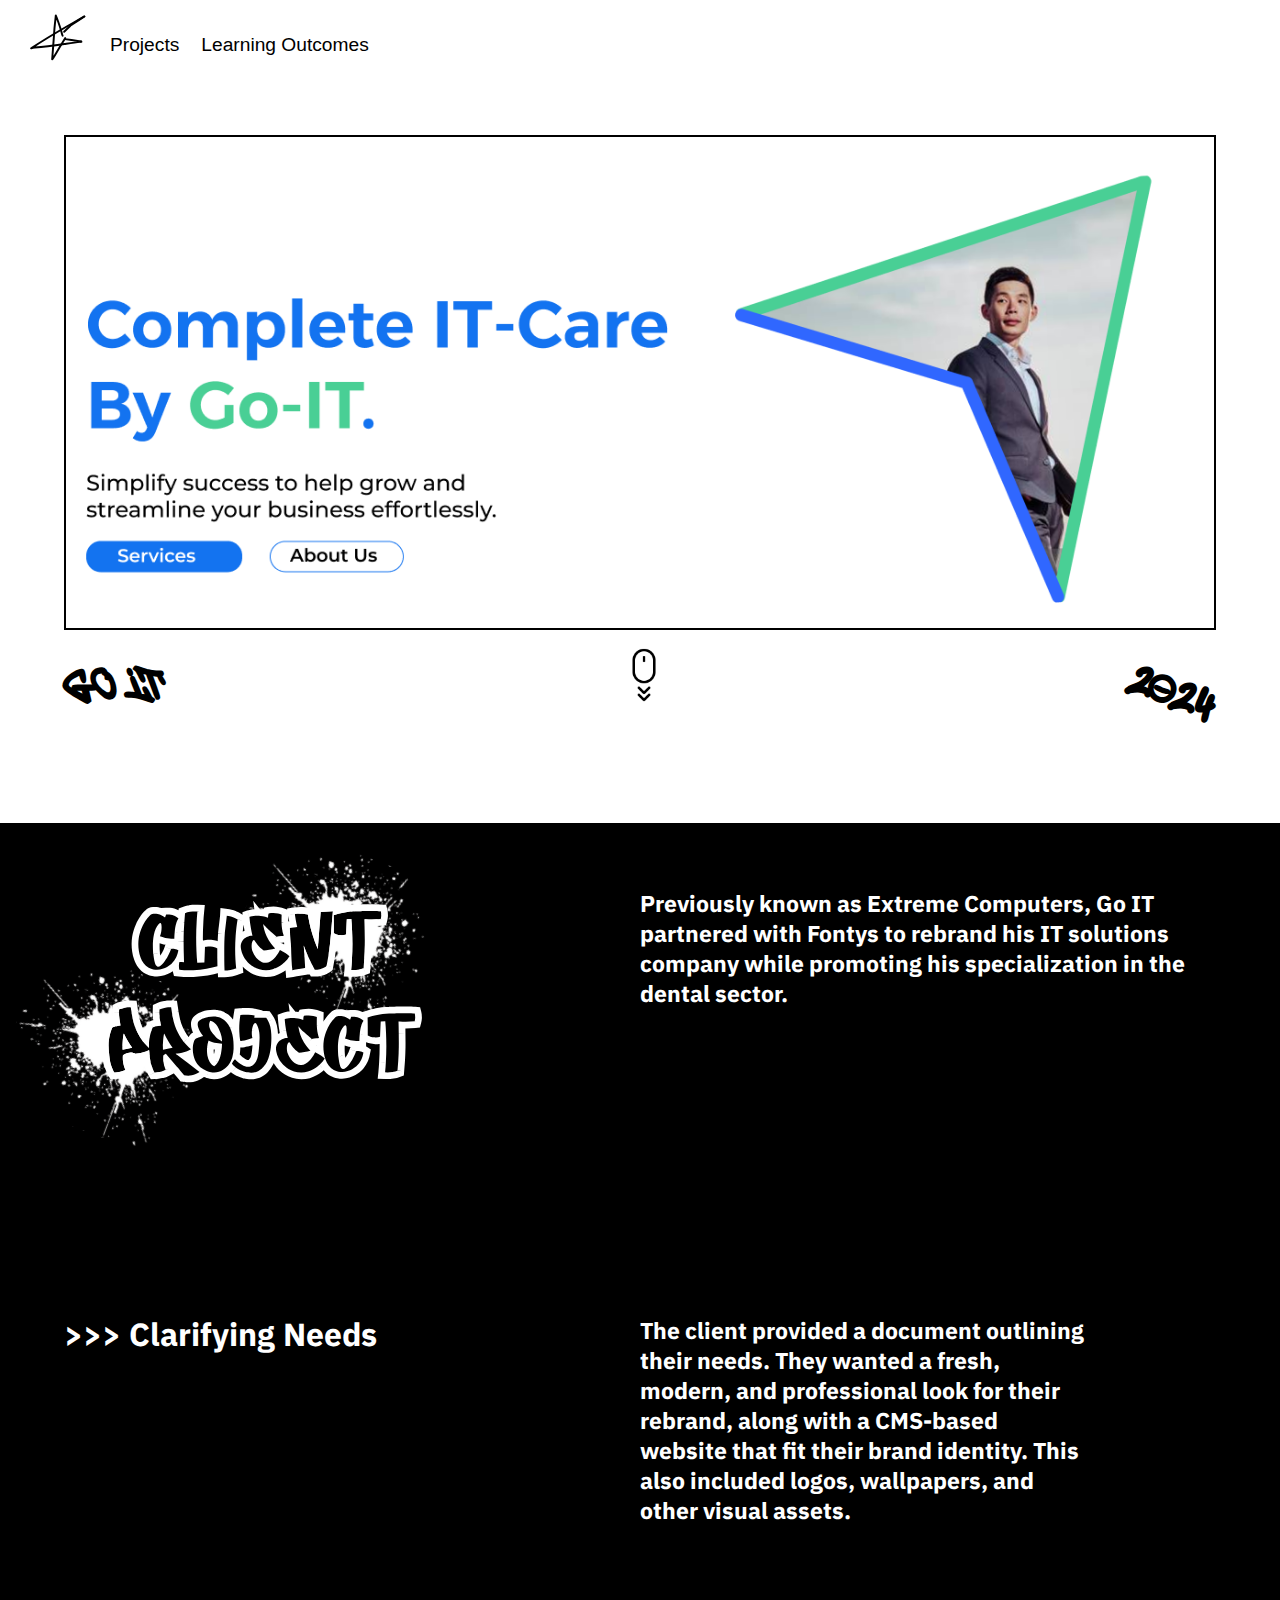
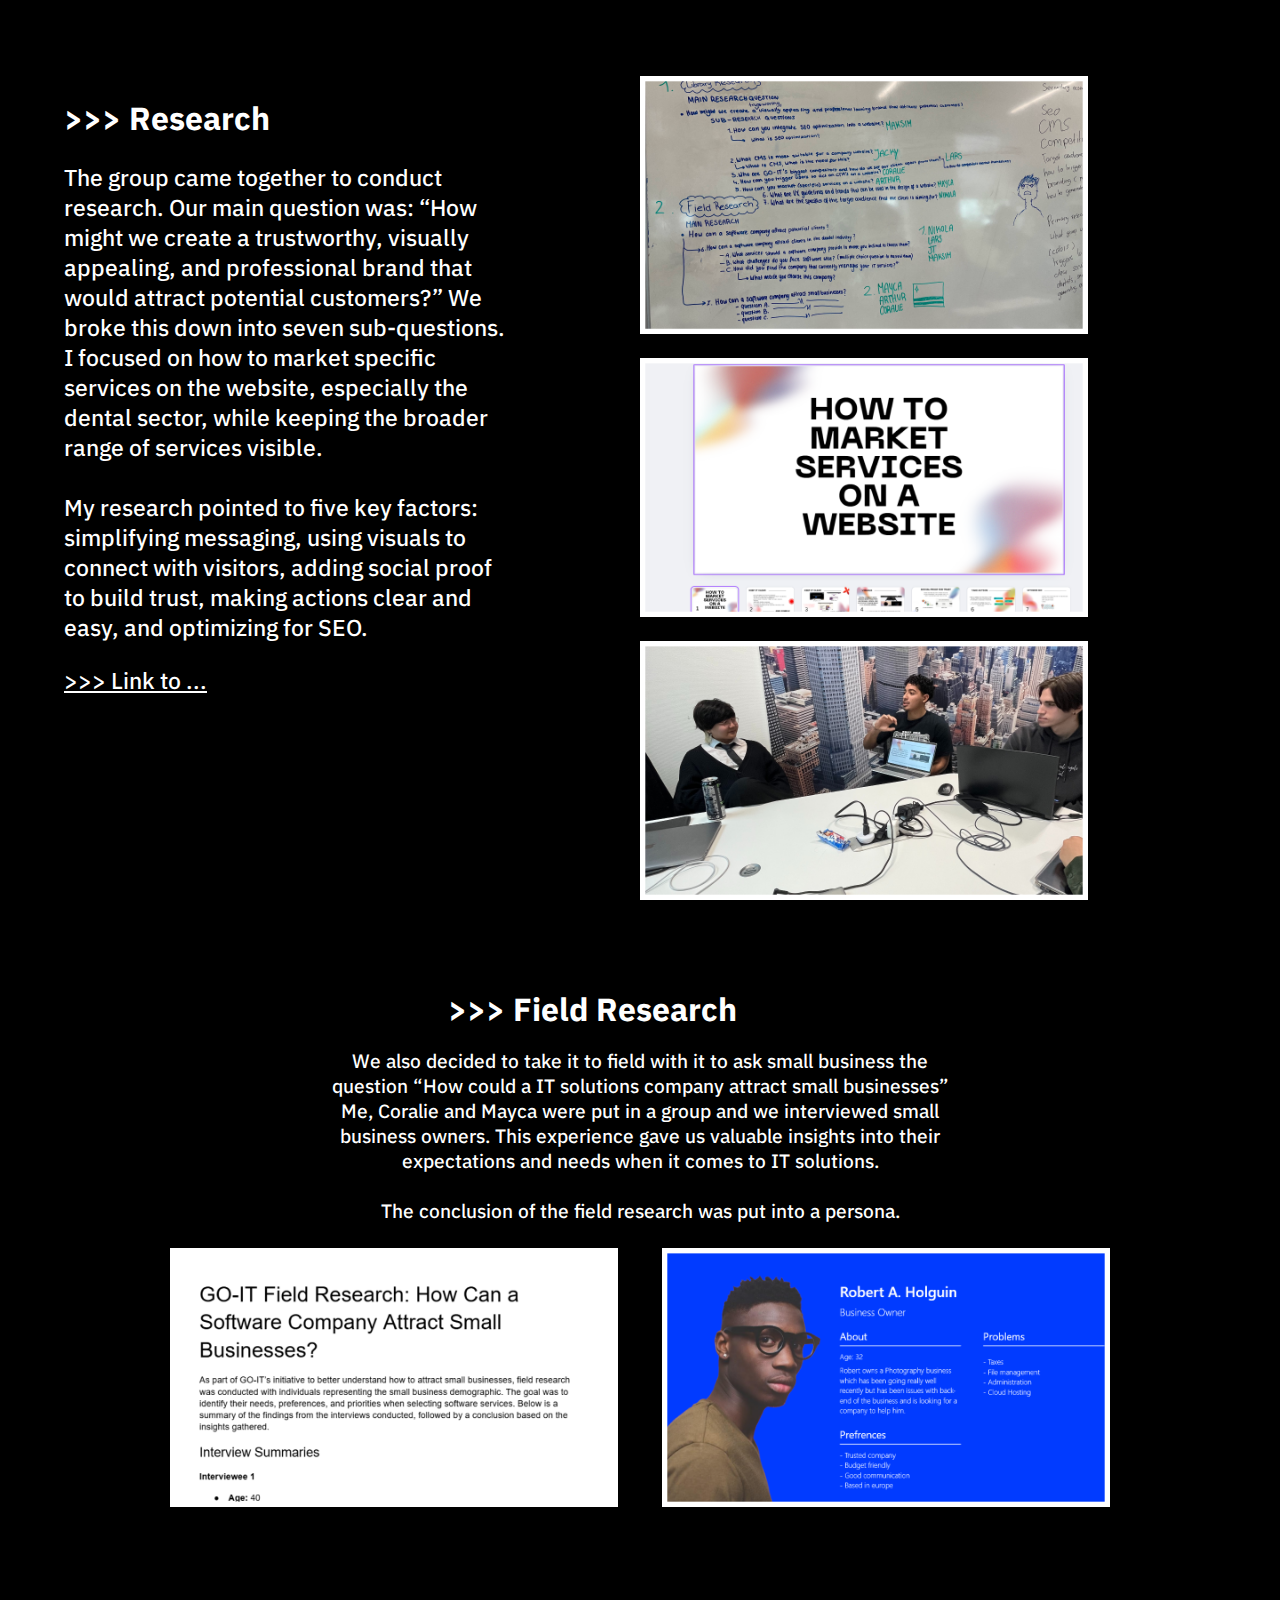
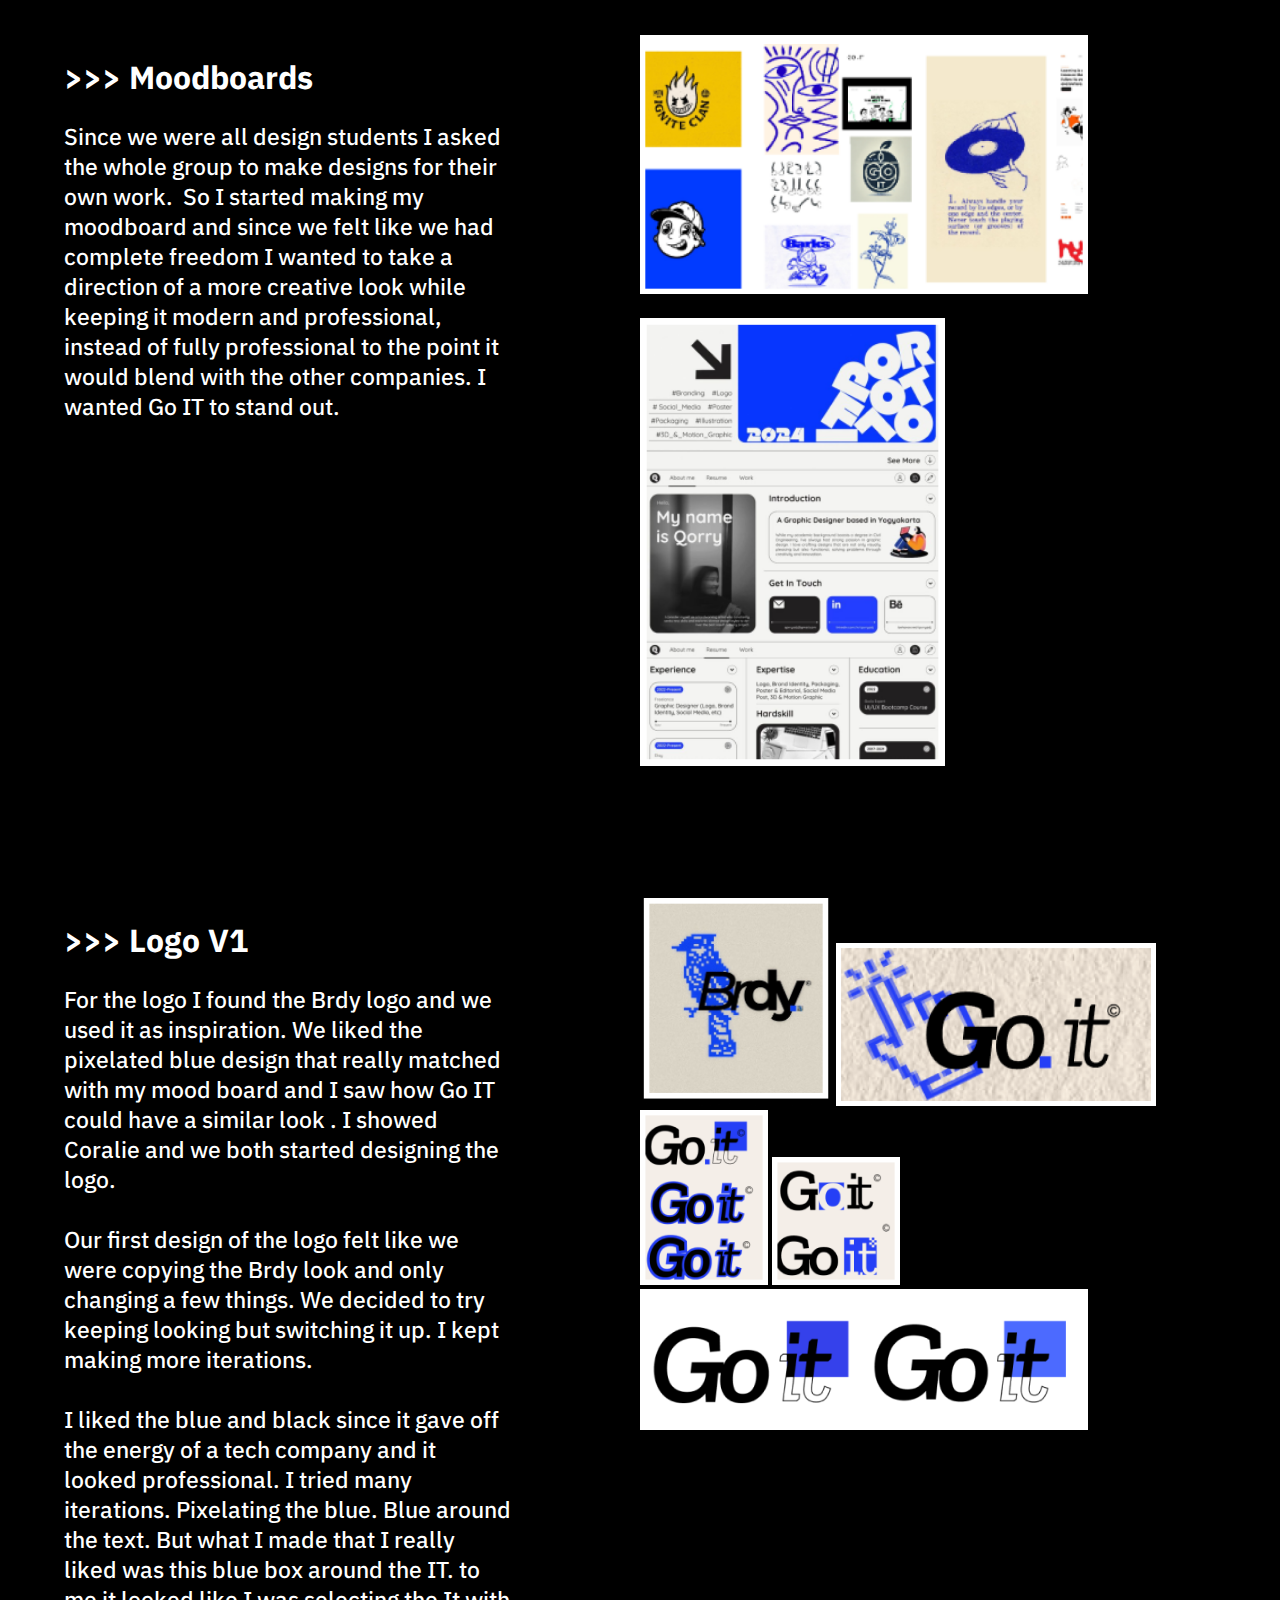
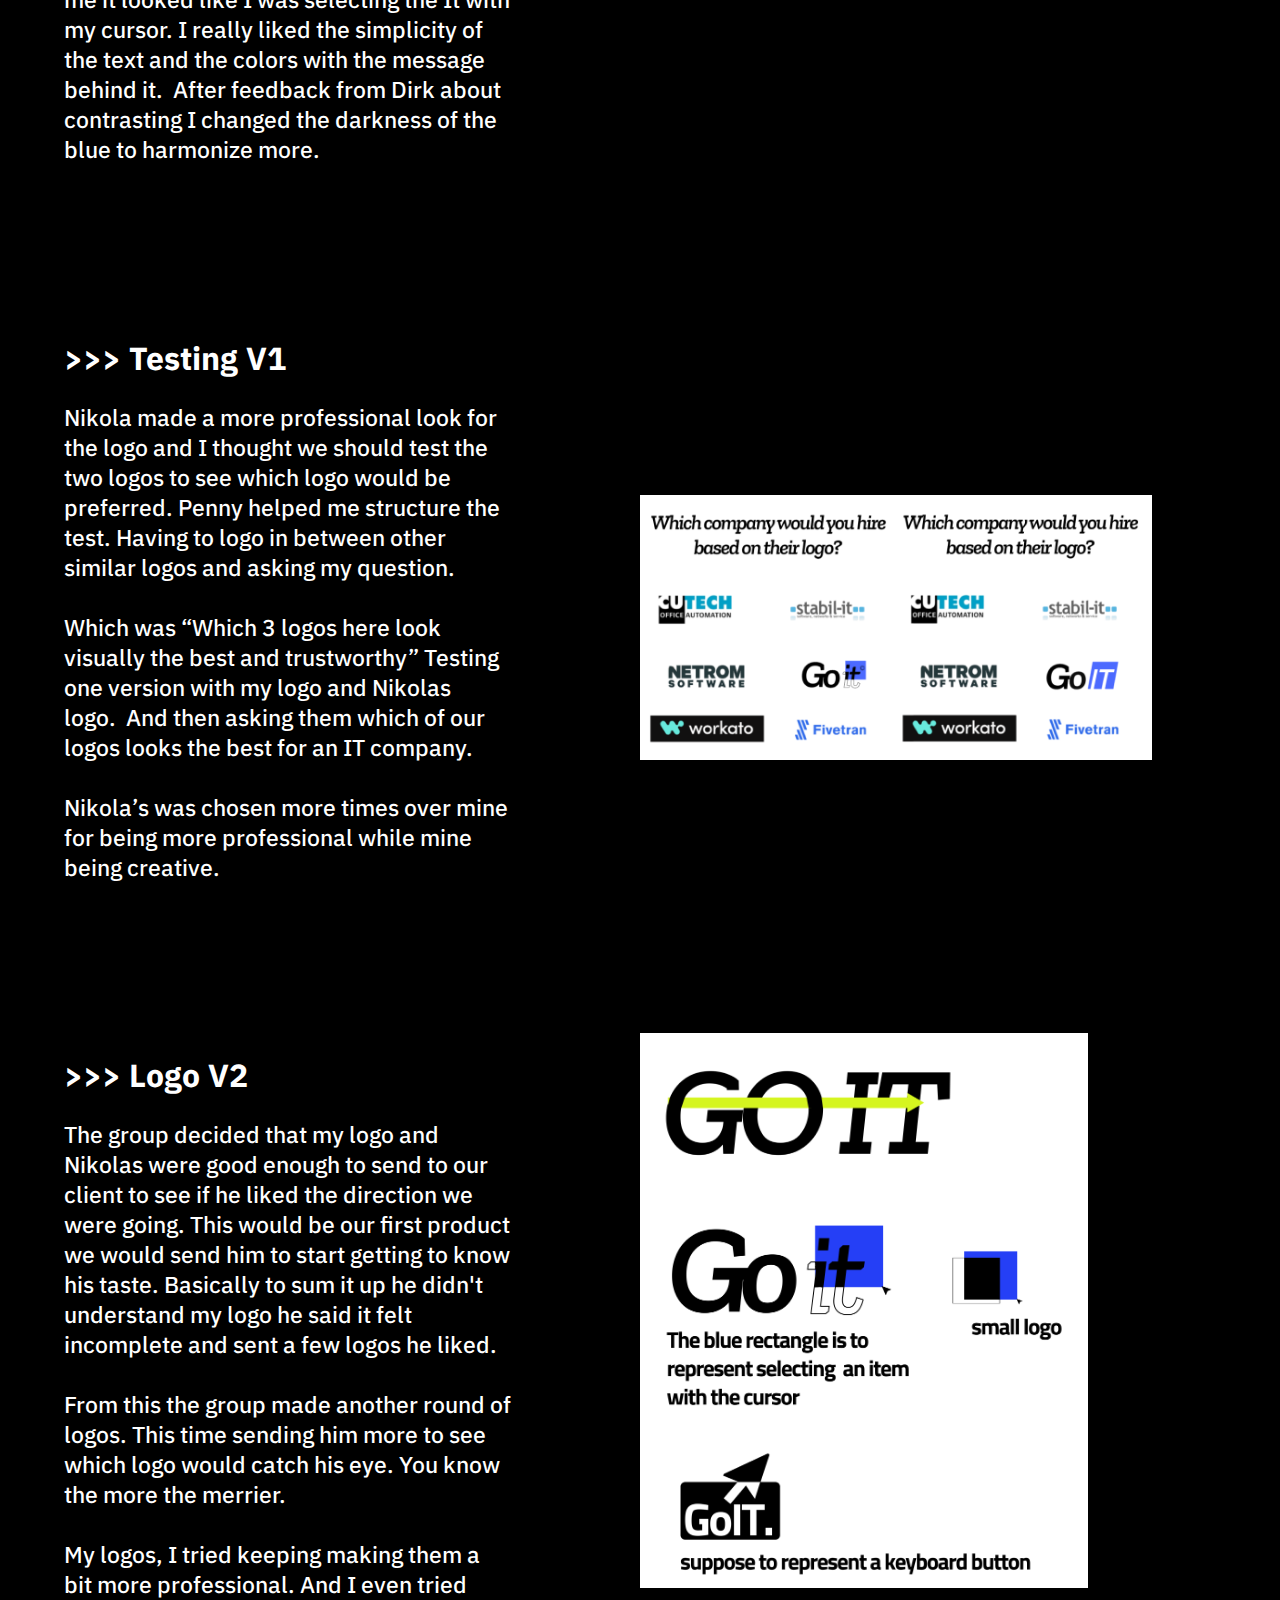
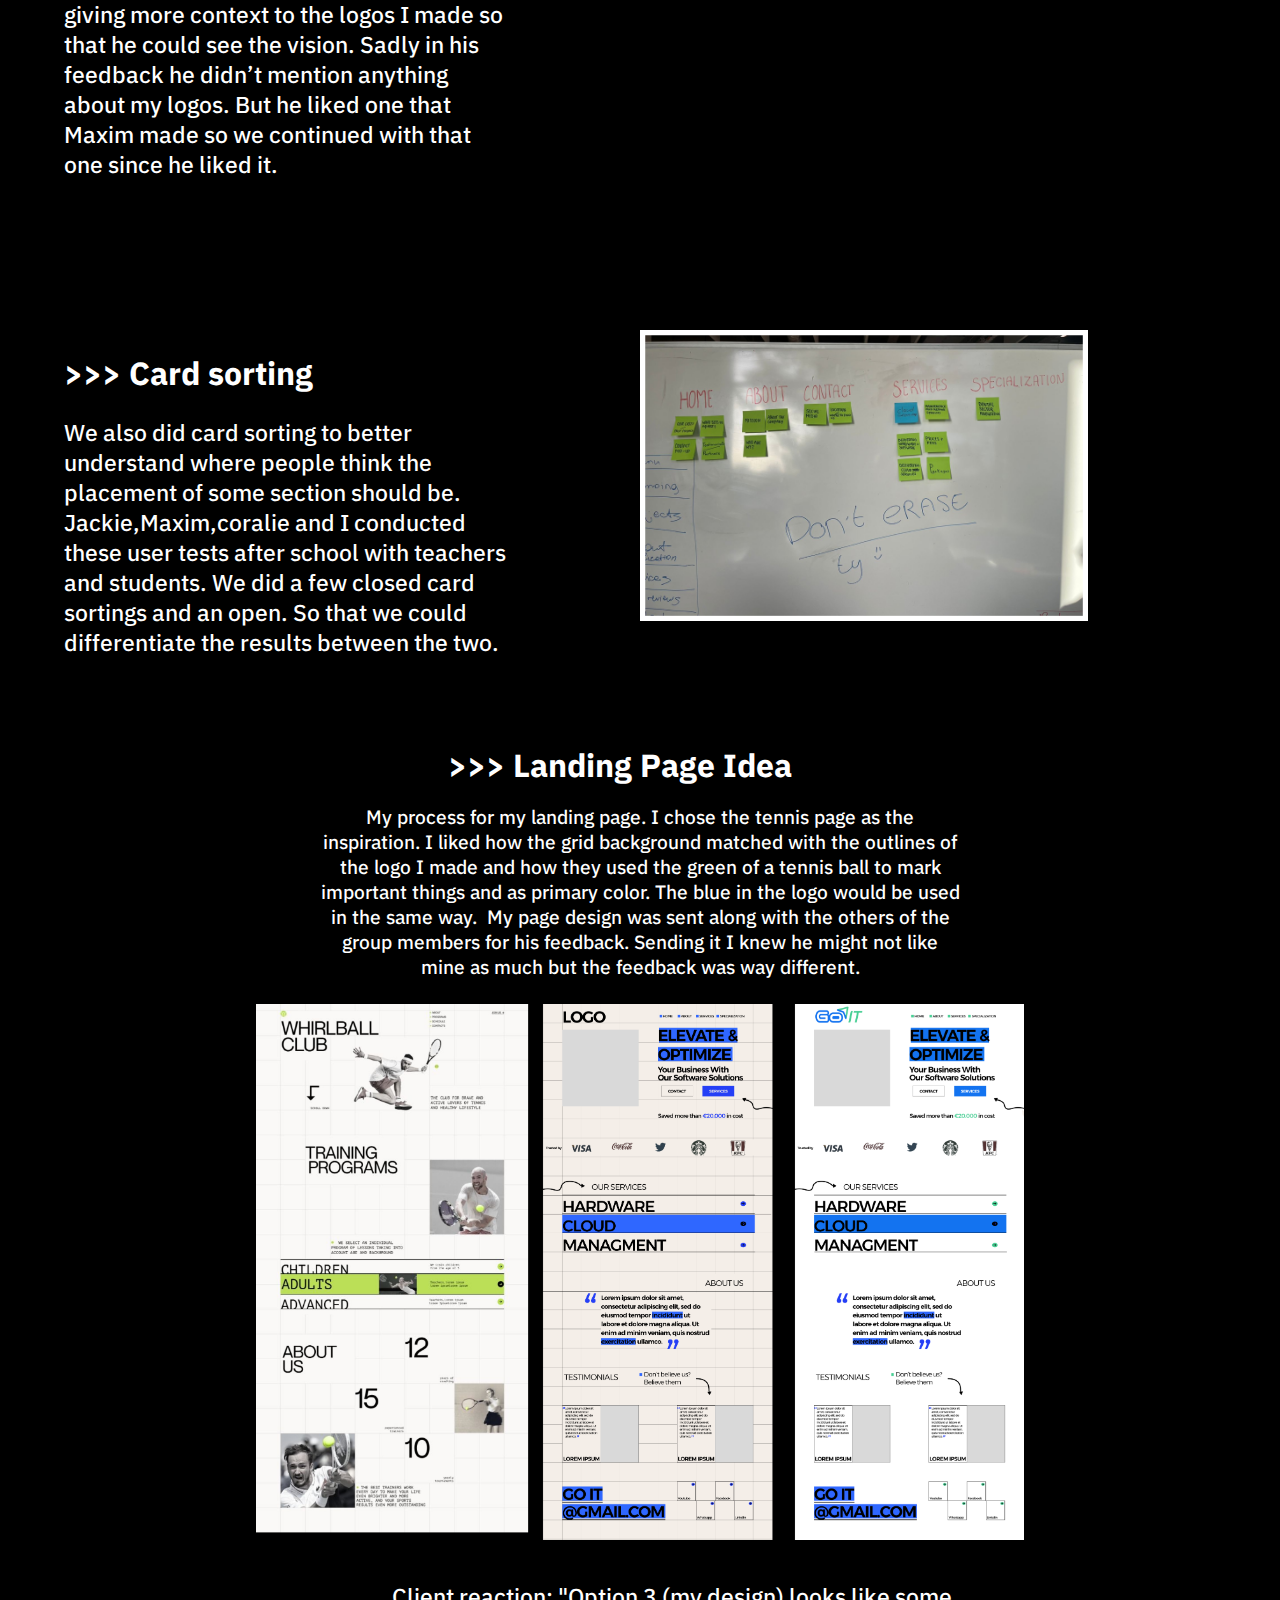
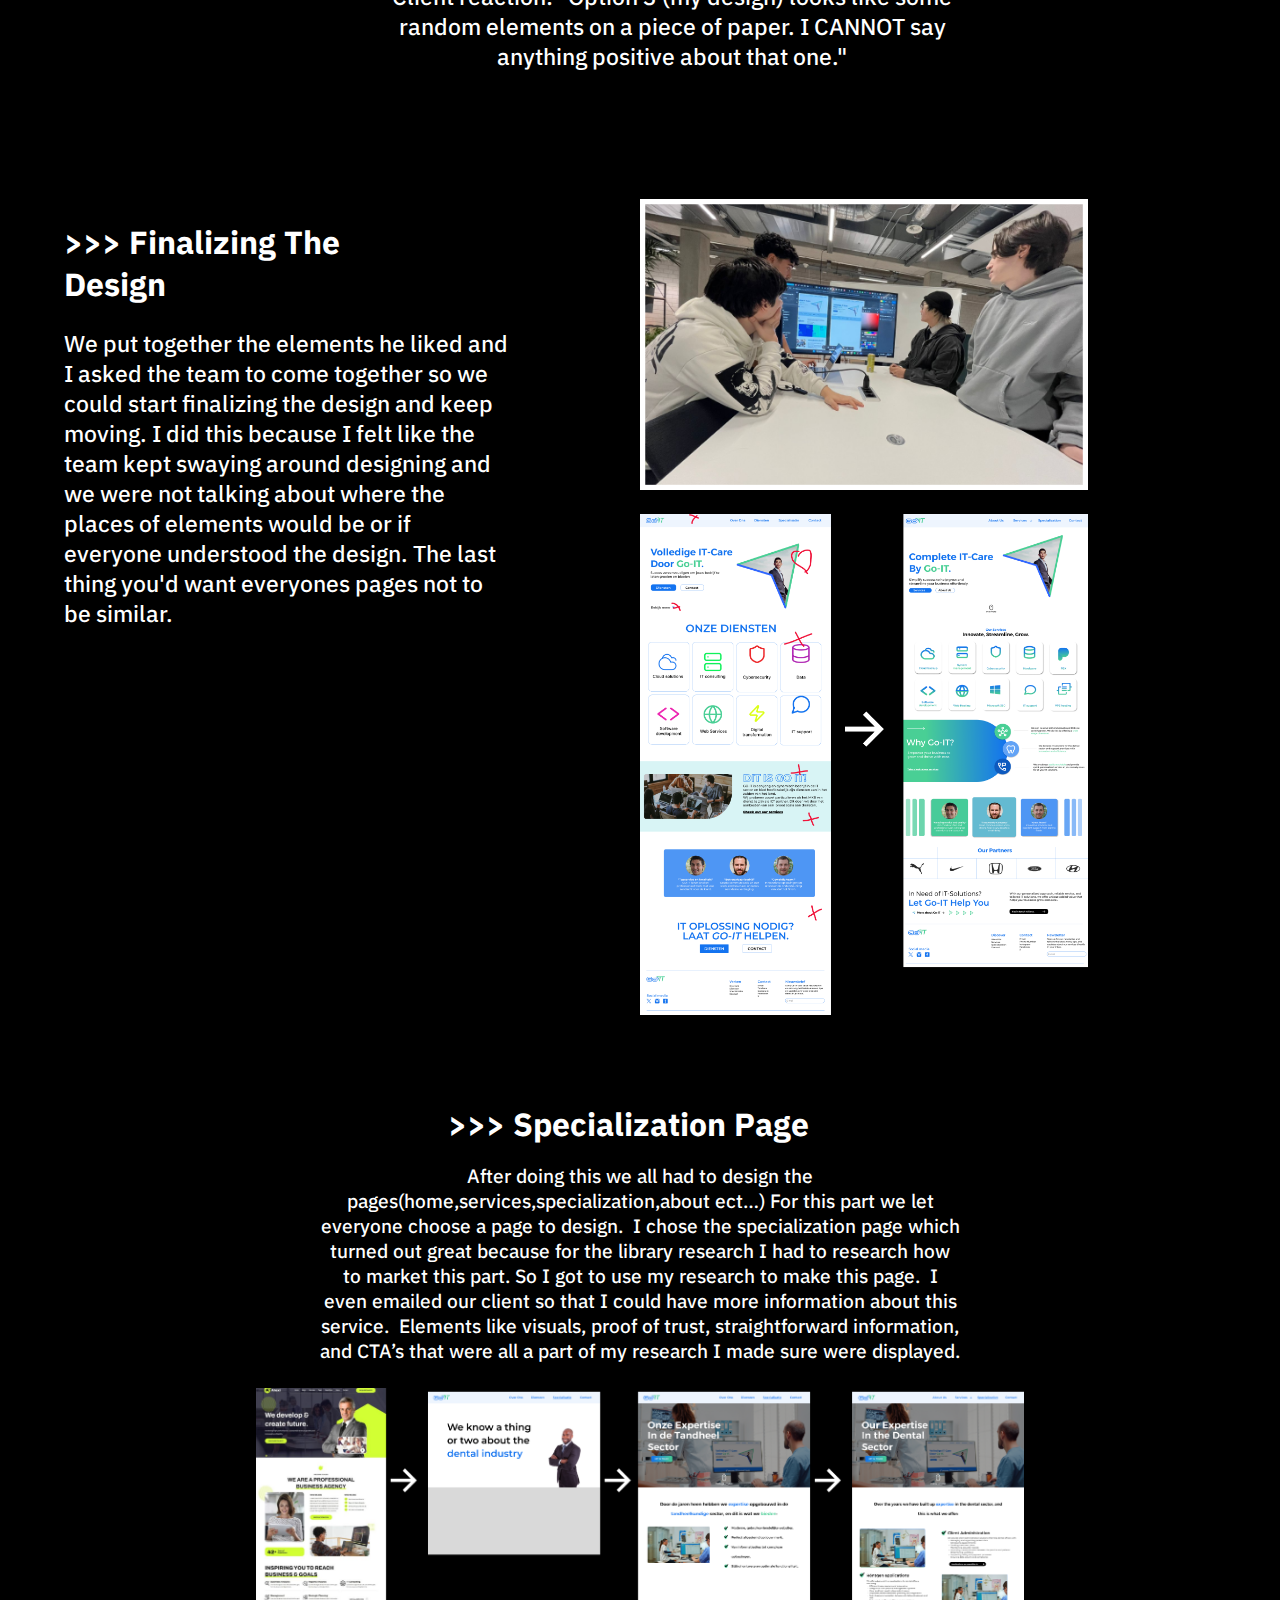
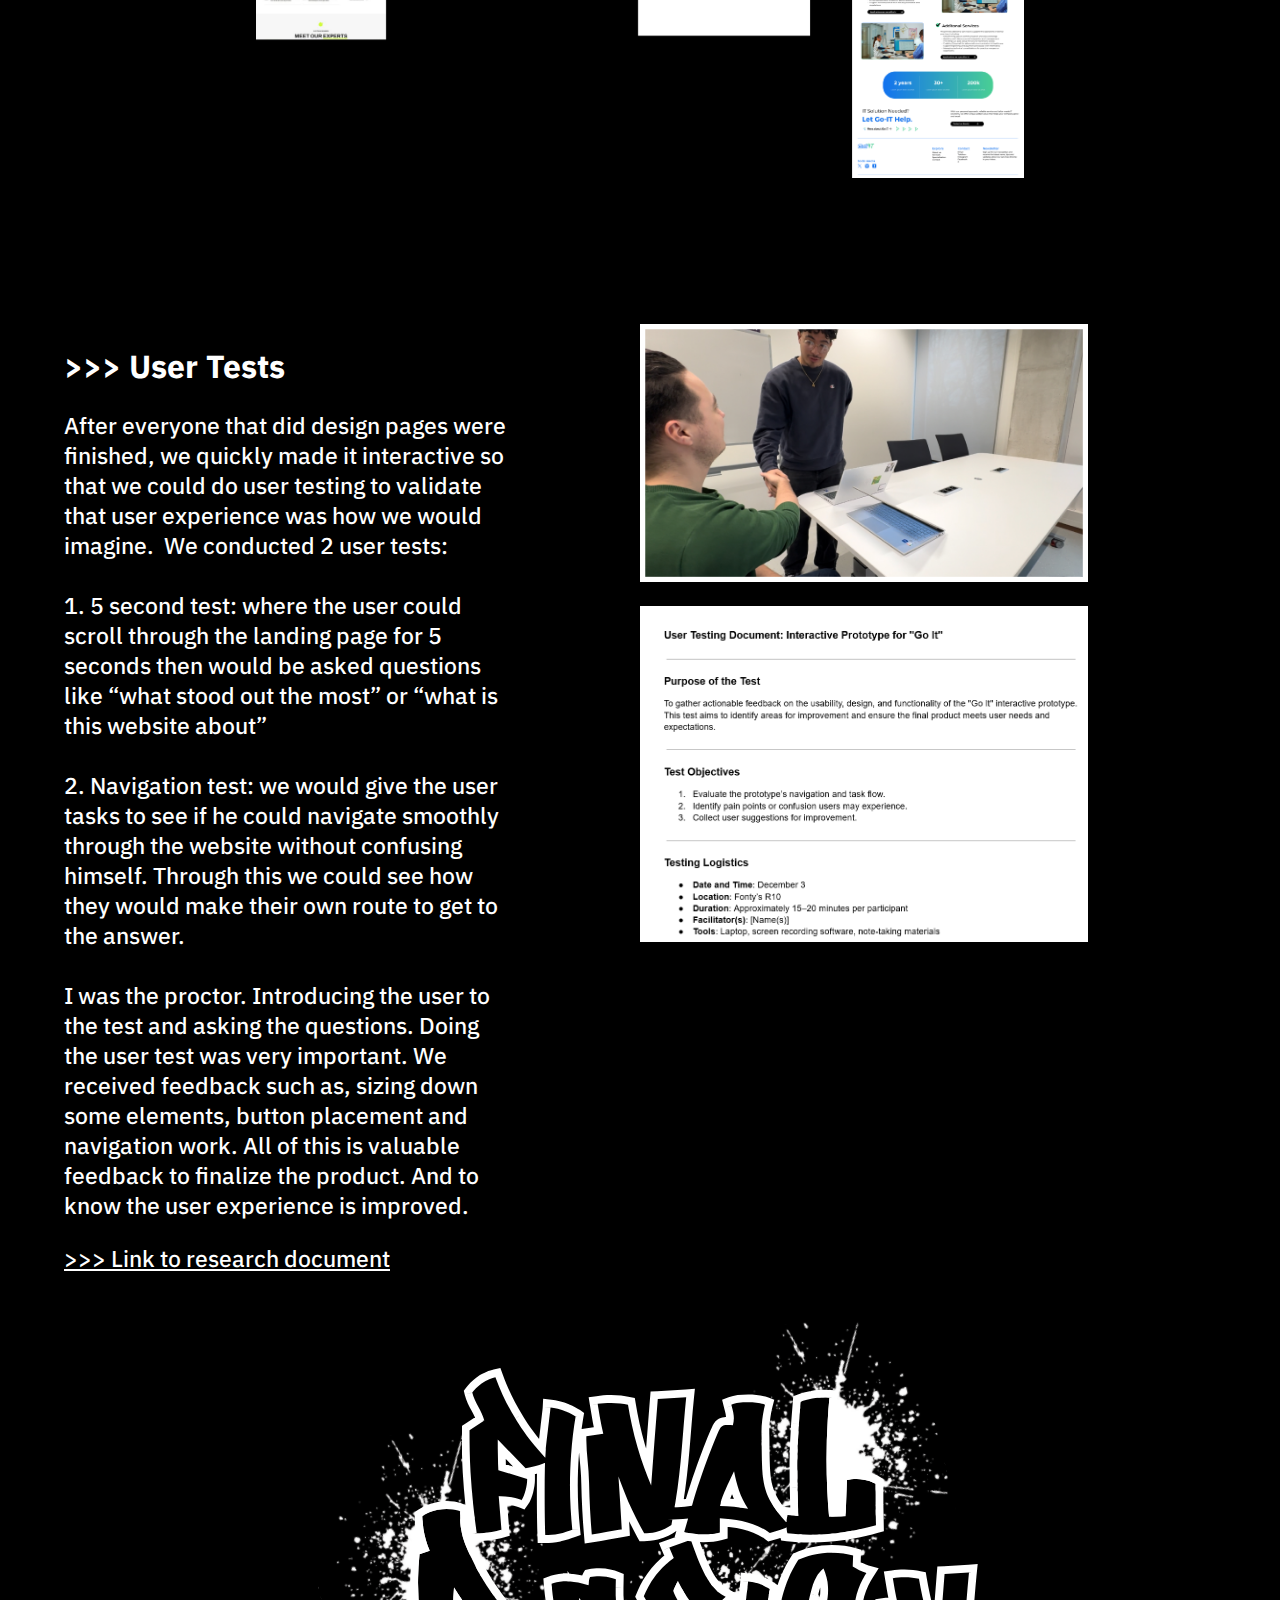
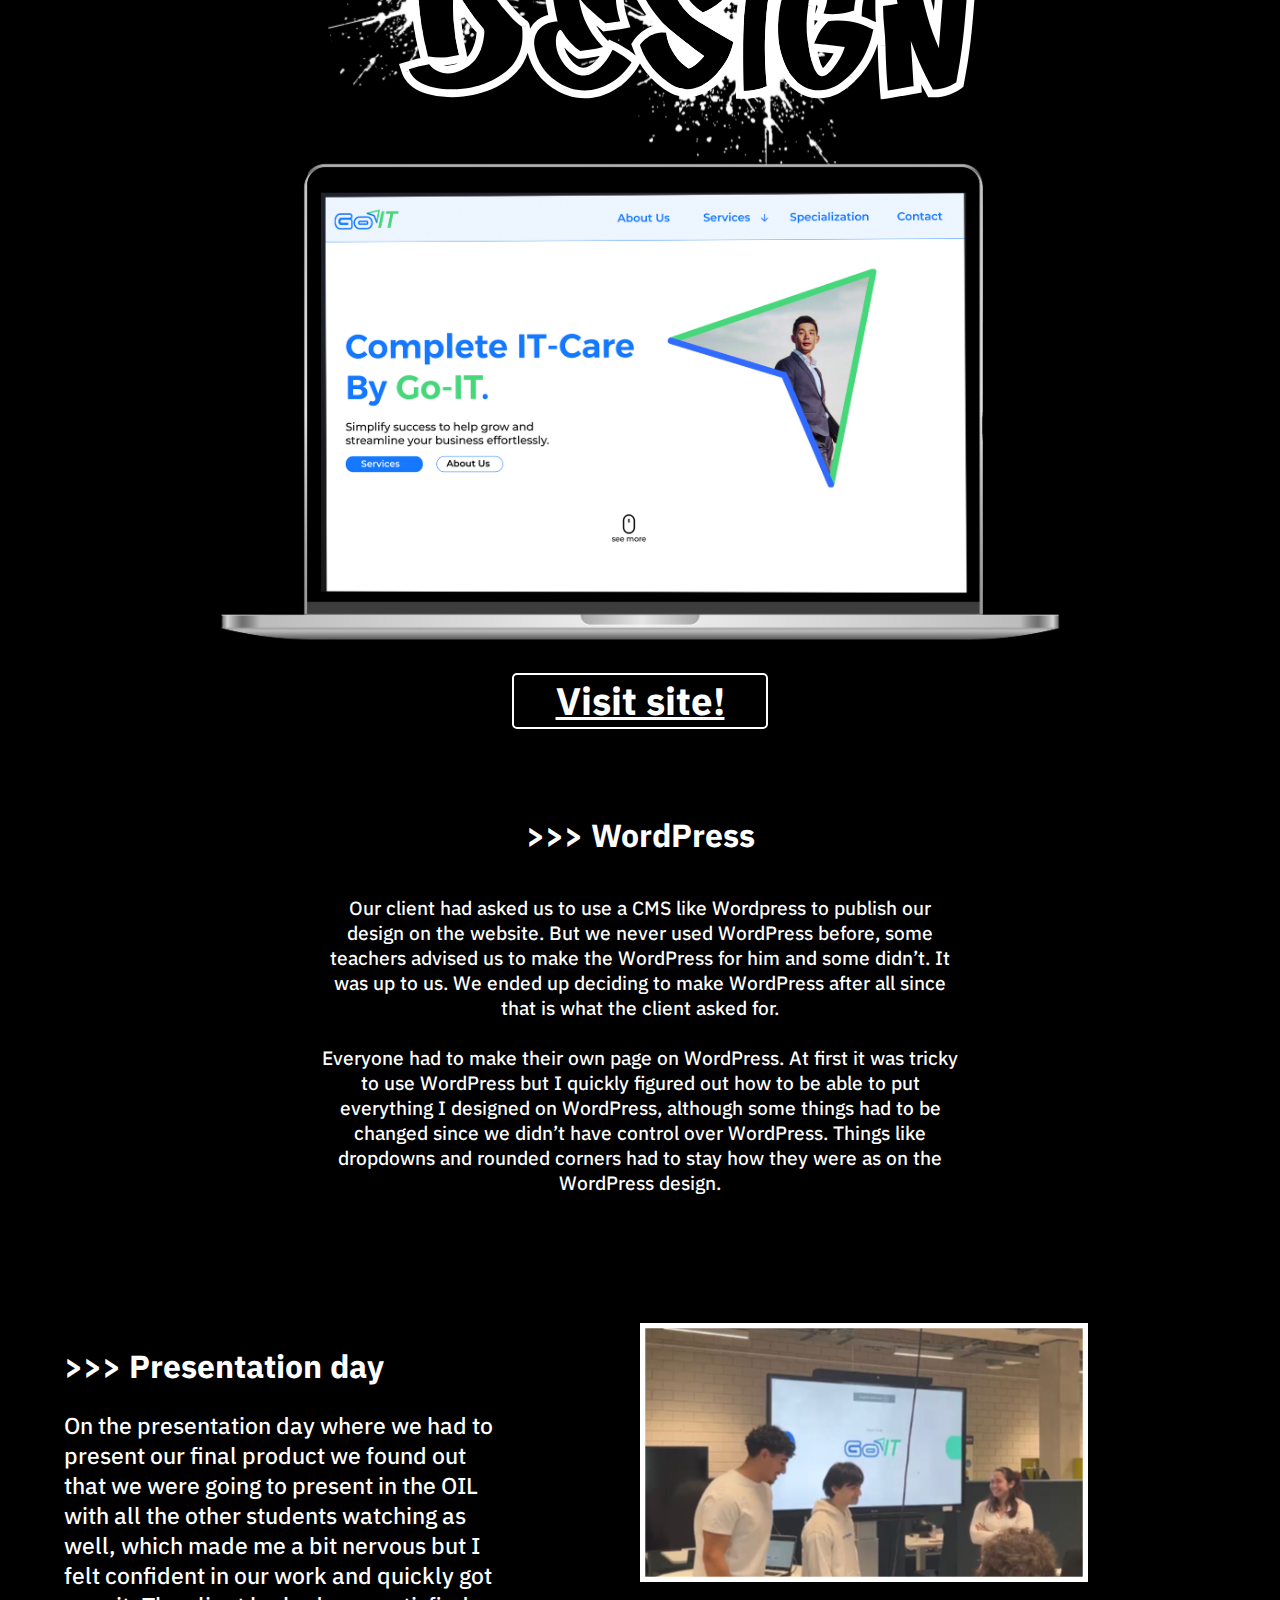
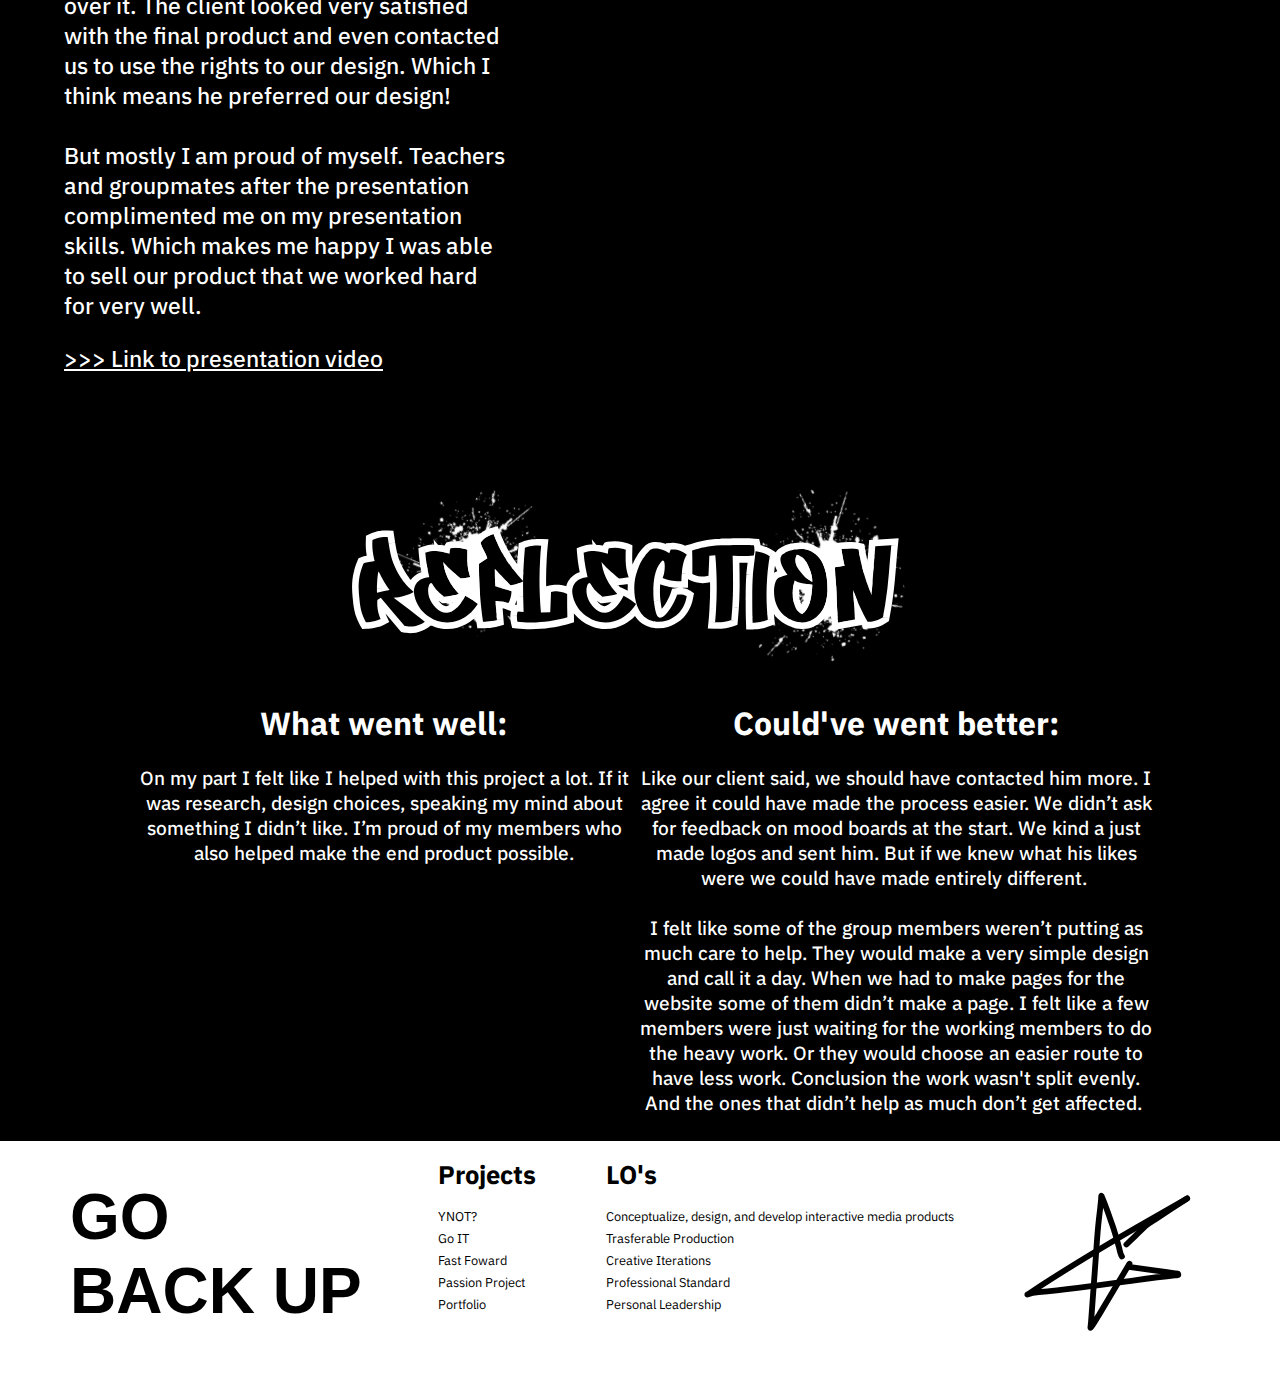
<file: Go-it.html>
<!DOCTYPE html> 
<html lang="en">
<head>
    <meta charset="UTF-8">
    <meta name="viewport" content="width=device-width, initial-scale=1.0">
    <title>The MVP</title>
    <link rel="stylesheet" href="style2.css"> 
</head>
<body>
   
    <!--Navigation bar -->
    <nav class="navbar">
        <div class="nav-left">
            <a href="index.html"><img src="imgs/mylogo2.svg" alt="" id="logo-img"> </a>
        </div>
        <div class="nav-right">

            <div class="dropdown">
                <button class="dropbtn">Projects</button>
                <div class="dropdown-links">
                    <a href="Ynot-studios.html">YNOT?</a>
                    <a href="Go-it.html">Go IT</a>
                    <a href="ns-swift.html">NS Swift</a>
                    <a href="Passion-project.html">Passion project</a>
                    <a href="Portfolio.html">Portfolio</a>
                </div>
            </div>
            <div class="dropdown">
                <button class="dropbtn">Learning Outcomes</button>
                <div class="dropdown-links">
                    <a href="https://github.com/arthurjair/THE-MVP/wiki/LO1-%E2%80%90-Conceptualize,-design,-and-develop-interactive-media-products" target="_blank">LO1</a>
                    <a href="https://github.com/arthurjair/THE-MVP/wiki/LO2-%E2%80%90-Transferable-production" target="_blank">LO2</a>
                    <a href="https://github.com/arthurjair/THE-MVP/wiki/LO3-%E2%80%90-Creative-iterations" target="_blank">LO3</a>
                    <a href="https://github.com/arthurjair/THE-MVP/wiki/LO4-%E2%80%90-Professional-standards" target="_blank">LO4</a>
                    <a href="https://github.com/arthurjair/THE-MVP/wiki/LO5-%E2%80%90-Personal-leadership" target="_blank">LO5</a>
                </div>
            </div>
        </div>
    </nav>
    <main>

        <section class="Hero">
            <div class="hero-container2"> 
             <img src="imgs/goithero.png" alt="GO it hero image" id="hero-image">
            </div>

            <div class="hero-descp">
             <h1>Go IT</h1>

             <div class="scrollicon">
                <img src="imgs/scroll icon.png" alt="scroll icon" id="scroll-icon">
             </div>
             <h2>2024</h2>

            

            </div>
        </section>

        <section class="project-introduction">
            <div class="project-title">
             <img src="imgs/clientproject.svg" alt="Clientproject title" id="projecttitle-img">
          
            </div>
            <div class="introduction-text">
             <h1>Previously known as Extreme Computers, Go IT partnered with Fontys to rebrand his IT solutions company while promoting his specialization in the dental sector.</h1>
            </div>
        </section>


     <section class="leftright-section">
        <div class="section-title">
            <h1>>>> Clarifying Needs</h1>
        </div>
        <div class="section-text">
            <p>The client provided a document outlining their needs. They wanted a fresh, modern, and professional look for their rebrand, along with a CMS-based website that fit their brand identity. This also included logos, wallpapers, and other visual assets.</p>
        </div>
        
     </section>

     <section class="research-section">
        <div class="research-text">
            <h1>>>> Research</h1>
            <p>The group came together to conduct research. 
                Our main question was: “How might we create a trustworthy, visually appealing, and professional brand that would attract potential customers?”
                 We broke this down into seven sub-questions. I focused on how to market specific services on the website, especially the dental sector, while keeping the broader range of services visible. 
                <br>
                <br>
                My research pointed to five key factors: simplifying messaging, using visuals to connect with visitors, adding social proof to build trust, making actions clear and easy, and optimizing for SEO.
            </p>
            <p> <a href="">>>> Link to ...</a></p>
        </div>
        <div class="images-side">
            <img src="imgs/goit-research1.png" alt="goIt whiteboard research" id="set-images">
            <img src="imgs/goit-research2.png" alt="goIt whiteboard research" id="set-images">
            <img src="imgs/goit-research3.png" alt="goIt whiteboard research" id="set-images">
        </div>

     </section>

     <section class="field-research">
         <div class="fieldresearch-text">
             <h1>>>> Field Research</h1>
             <br>
              <p> We also decided to take it to field with it to ask small business the question
                 “How could a IT solutions company attract small businesses”
                 Me, Coralie and Mayca were put in a group and we interviewed small business owners. This experience gave us valuable insights into their expectations and needs when it comes to IT solutions.
                 <br>
                 <br>
                 The conclusion of the field research was put into a persona.
              </p>
         </div>
         </section>

     <div class="images-middle">
         <img src="imgs/goit-fieldresearch.png" alt="Go it Field research" id="setm-images" >
         <p>asdada</p>
         <img src="imgs/goit-persona.png" alt="Go it persona" id="setm-images">
     </div>

      <section class="set-section">
          <div class="section2-text">
              <h1>>>> Moodboards</h1>
              <p>
                Since we were all design students I asked the whole group to make designs for their own work. 
                So I started making my moodboard and since we felt like we had complete freedom I wanted to take a direction of a more creative look while keeping it modern and professional, instead of fully professional to the point it would blend with the other companies. I wanted Go IT to stand out.
              </p>   
            </div>

            <div class="images-side">
                 <img src="imgs/goit-moodboard.png" alt="goIt moodboard" id="set-images">
                 <img src="imgs/goit-moodboard2.png" alt="goIt website inspiration" id="tall-images">
            </div>
        </section>

        <section class="set-section">
            <div class="section2-text">
                  <h1>>>> Logo V1</h1>
                  <p>
                     For the logo I found the Brdy logo and we used it as inspiration. We liked the pixelated blue design that really matched with my mood board and I saw how Go IT could have a similar look . I showed Coralie and we both started designing the logo.
                     <br><br>
                     Our first design of the logo felt like we were copying the Brdy look and only changing a few things.
                     We decided to try keeping looking but switching it up. I kept making more iterations.
                     <br><br>
                     I liked the blue and black since it gave off the energy of a tech company and it looked professional. I tried many iterations. Pixelating the blue. Blue around the text. But what I made that I really liked was this blue box around the IT. to me it looked like I was selecting the It with my cursor. I really liked the simplicity of the text and the colors with the message behind it. 
                     After feedback from Dirk about contrasting I changed the darkness of the blue to harmonize more.
                    </p>
            </div>
  
            <div class="images-side">
                   <img src="imgs/brdy.png" alt="Go it logo inspiration" id="brdy">
                   <img src="imgs/goit-logov1.png" alt="GoIt coralie logo" id="small">
                   <img src="imgs/goit-logosv2.png" alt="Go it logos" id="smaller">
                   <img src="imgs/goit-logosv3.png" alt="GO it logos" id="smaller">
                   <img src="imgs/goit-logosfinal.png" alt="goIt logos " id="set-images">
            </div>
        </section>

        <section class="set-section">
            <div class="section2-text">
                <h1>>>> Testing V1</h1>
                <p>
                    Nikola made a more professional look for the logo and I thought we should test the two logos to see which logo would be preferred.
                   Penny helped me structure the test. Having to logo in between other similar logos and asking my question. <br><br>
                   Which was “Which 3 logos here look visually the best and trustworthy”
                   Testing one version with my logo and Nikolas logo. 
                   And then asking them which of our logos looks the best for an IT company. <br><br>
                   Nikola’s was chosen more times over mine for being more professional while mine being creative.
                </p>
            </div>
  
            <div class="images-side">
                    <img src="imgs/goit-logotest.png" alt="goIt logo testing " id="logotest">
            </div>
        </section>

        <section class="set-section">
            <div class="section2-text">
                <h1>>>> Logo V2</h1>
                <p>
                    The group decided that my logo and Nikolas were good enough to send to our client to see if he liked the direction we were going.
                    This would be our first product we would send him to start getting to know his taste. Basically to sum it up he didn't understand my logo he said it felt incomplete and sent a few logos he liked. <br><br>
                    From this the group made another round of logos. This time sending him more to see which logo would catch his eye. You know the more the merrier. <br><br>
                    My logos, I tried keeping making them a bit more professional. And I even tried giving more context to the logos I made so that he could see the vision. Sadly in his feedback he didn’t mention anything about my logos. But he liked one that Maxim made so we continued with that one since he liked it. 
                </p>
            </div>
  
            <div class="images-side">
                    <img src="imgs/goit-logov2.png" alt="goIt logo round 2" id="set-images">
            </div>
        </section>

        <section class="set-section">
            <div class="section2-text">
                <h1>>>> Card sorting</h1>
                <p>
                    We also did card sorting to better understand where people think the placement of some section should be. Jackie,Maxim,coralie and I conducted these user tests after school with teachers and students. We did a few closed card sortings and an open. So that we could differentiate the results between the two.
                </p>
            </div>
  
            <div class="images-side">
                    <img src="imgs/goit-cardsorting.png" alt="Go It card sorting " id="set-images">
            </div>
        </section>

        <section class="landingpage-section">
            <div class="landingpage-text">
                <h1>>>> Landing Page Idea</h1>
                <br>
                 <p> My process for my landing page. I chose the tennis page as the inspiration. I liked how the grid background matched with the outlines of the logo I made and how they used the green of a tennis ball to mark important things and as primary color. The blue in the logo would be used in the same way. 
                    My page design was sent along with the others of the group members for his feedback. Sending it I knew he might not like mine as much but the feedback was way different.
                 </p>
            </div>
        </section>

        <div class="images-middle">
            <img src="imgs/goit-landingpage.png" alt="Creative look for Go It" id="goit-landingpage" >
            
        </div>'
        <div id="feedback-msg">
            <p>Client reaction: "Option 3 (my design) looks like some random elements on a piece of paper. I CANNOT say anything positive about that one."</p>
        </div>

        <section class="set-section">
            <div class="section2-text">
                <h1>>>> Finalizing The Design</h1>
                <p>
                    We put together the elements he liked and I asked the team to come together so we could start finalizing the design and keep moving. I did this because I felt like the team kept swaying around designing and we were not talking about where the places of elements would be or if everyone understood the design. The last thing you'd want everyones pages not to be similar.
                </p>
            </div>
  
            <div class="images-side">
                    <img src="imgs/goit-groupmeeting.png" alt="Group meeting to finalize design" id="set-images">
                    <img src="imgs/goit-finalizing.png" alt="Keeping what he liked and what we want" id="set-images">
            </div>
        </section>

        <section class="specialization-section">
            <div class="specialization-text">
                <h1>>>> Specialization Page</h1>
                <br>
                 <p> After doing this we all had to design the pages(home,services,specialization,about ect…)
                    For this part we let everyone choose a page to design. 
                    I chose the specialization page which turned out great because for the library research I had to research how to market this part. So I got to use my research to make this page. 
                    I even emailed our client so that I could have more information about this service.
                     Elements like visuals, proof of trust, straightforward information, and CTA’s that were all a part of my research I made sure were displayed.
                    
                 </p>
            </div>
        </section>

        <div class="images-middle">
            <img src="imgs/goit-specializationpage.png" alt="Specialization page that I made" id="goit-landingpage" >
            
        </div>'

        <section class="set-section">
            <div class="section2-text">
                <h1>>>> User Tests</h1>
                <p>
                    After everyone that did design pages were finished, we quickly made it interactive so that we could do user testing to validate that user experience was how we would imagine. 
                    We conducted 2 user tests:
                    <br><br>
                    1. 5 second test: where the user could scroll through the landing page for 5 seconds then would be asked questions like “what stood out the most” or “what is this website about”
                    <br><br>
                    2. Navigation test: we would give the user tasks to see if he could navigate smoothly through the website without confusing himself. Through this we could see how they would make their own route to get to the answer.
                    <br><br>
                    I was the proctor. Introducing the user to the test and asking the questions.
                    Doing the user test was very important. We received feedback such as, sizing down some elements, button placement and navigation work. All of this is valuable feedback to finalize the product. And to know the user experience is improved.
                    
                </p>
                <p> <a href="">>>> Link to research document</a></p>
            </div>
  
            <div class="images-side">
                    <img src="imgs/goit-usertest1.png" alt="5 second test with Dirk" id="set-images">
                    <img src="imgs/goit-usertest2.png" alt=" User test document" id="set-images">
            </div>
        </section>
        <section class="finaldesign-section">
            <div class="finaldesign">
                <img src="imgs/finaldesign-section.svg" alt="Final design text" id="finaldesign-text">
            </div>
            <div class="mockup-image">
                <img src="imgs/goit-mockup.png" alt="mockup of Go IT" id="mockup-image">
                <button class="mockupbtn"><a href="http://www.ynot.go-host.nl/goit/"target="_blank" >Visit site!</a></button>
            </div>
           
        </section>

        <section class="wordpress-section">
            <div class="wordpress-text">
                <h1>>>> WordPress</h1>
                <br>
                 <p> Our client had asked us to use a CMS like Wordpress to publish our design on the website. But we never used WordPress before, some teachers advised us to make the WordPress for him and some didn’t. It was up to us. We ended up deciding to make WordPress after all since that is what the client asked for. <br><br>
                    Everyone had to make their own page on WordPress. At first it was tricky to use WordPress but I quickly figured out how to be able to put everything I designed on WordPress, although some things had to be changed since we didn’t have control over WordPress. Things like dropdowns and rounded corners had to stay how they were as on the WordPress design.
                    
                </p>
            </div>
        </section>

        <section class="set-section">
            <div class="section2-text">
                <h1>>>> Presentation day</h1>
                <p>
                    On the presentation day where we had to present our final product we found out that we were going to present in the OIL with all the other students watching as well, which made me a bit nervous but I felt confident in our work and quickly got over it. The client looked very satisfied with the final product and even contacted us to use the rights to our design. Which I think means he preferred our design!
                    <br><br> But mostly I am proud of myself. Teachers and groupmates after the presentation complimented me on my presentation skills. Which makes me happy I was able to sell our product that we worked hard for very well.

                </p>
                <p> <a href="">>>> Link to presentation video</a></p>
            </div>
  
            <div class="images-side">
                    <img src="imgs/goit-presentationday.svg" alt="image of presentation day" id="set-images">
                    
            </div>

        </section>


        <section class="reflection-section">
            <div class="reflection-title">
                <img src="imgs/reflection-title.svg" alt="Reflection title" id="reflection-title">
            </div>
        </section>
        <section class="reflectiontext-section">
            <div class="reflection-text">
                    <h1>What went well:</h1>
                    <p>On my part I felt like I helped with this project a lot. If it was research, design choices, speaking my mind about something I didn’t like. I’m proud of my members who also helped make the end product possible.</p>
            </div>
            <div class="reflection-text">
                    <h1>Could've went better:</h1>
                    <p>Like our client said, we should have contacted him more. I agree it could have made the process easier. We didn’t ask for feedback on mood boards at the start. We kind a just made logos and sent him. But if we knew what his likes were we could have made entirely different. 
                        <br><br>
                        I felt like some of the group members weren’t putting as much care to help. They would make a very simple design and call it a day. When we had to make pages for the website some of them didn’t make a page. I felt like a few members were just waiting for the working members to do the heavy work. Or they would choose an easier route to have less work. Conclusion the work wasn't split evenly. And the ones that didn’t help as much don’t get affected. 
                    </p>
    
             </div>
        </section>

        <footer>
            <div class="footer-left">
                <button id="myBtn">GO <br> BACK UP</button>
            </div>
            <div class="footer-projects">
                <h1>Projects</h1>
                <a href="Ynot-studios.html">YNOT?</a>
                <a href="Go-it.html">Go IT</a>
                <a href="ns-swift.html">Fast Foward</a>
                <a href="Passion-project.html">Passion Project</a>
                <a href="Portfolio.html">Portfolio</a>
            </div>
            <div class="footer-lo">
                <h1>LO's</h1>
                <a href="https://github.com/arthurjair/THE-MVP/wiki/LO1-%E2%80%90-Conceptualize,-design,-and-develop-interactive-media-products">Conceptualize, design, and develop interactive media products</a>
                <a href="https://github.com/arthurjair/THE-MVP/wiki/LO2-%E2%80%90-Transferable-production">Trasferable Production</a>
                <a href="https://github.com/arthurjair/THE-MVP/wiki/LO3-%E2%80%90-Creative-iterations">Creative Iterations</a>
                <a href="https://github.com/arthurjair/THE-MVP/wiki/LO4-%E2%80%90-Professional-standards">Professional Standard</a>
                <a href="https://github.com/arthurjair/THE-MVP/wiki/LO5-%E2%80%90-Personal-leadership">Personal Leadership</a>

            </div>
            <div class="footer-right">
                <div class="mylogo2">
                    <img src="imgs/mylogo2.svg" alt="My logo" id="footerlogo">
                </div>

            </div>

            
        </footer>

    </main>
    <script src="animations.js"></script>

</body>
</html>
</file>
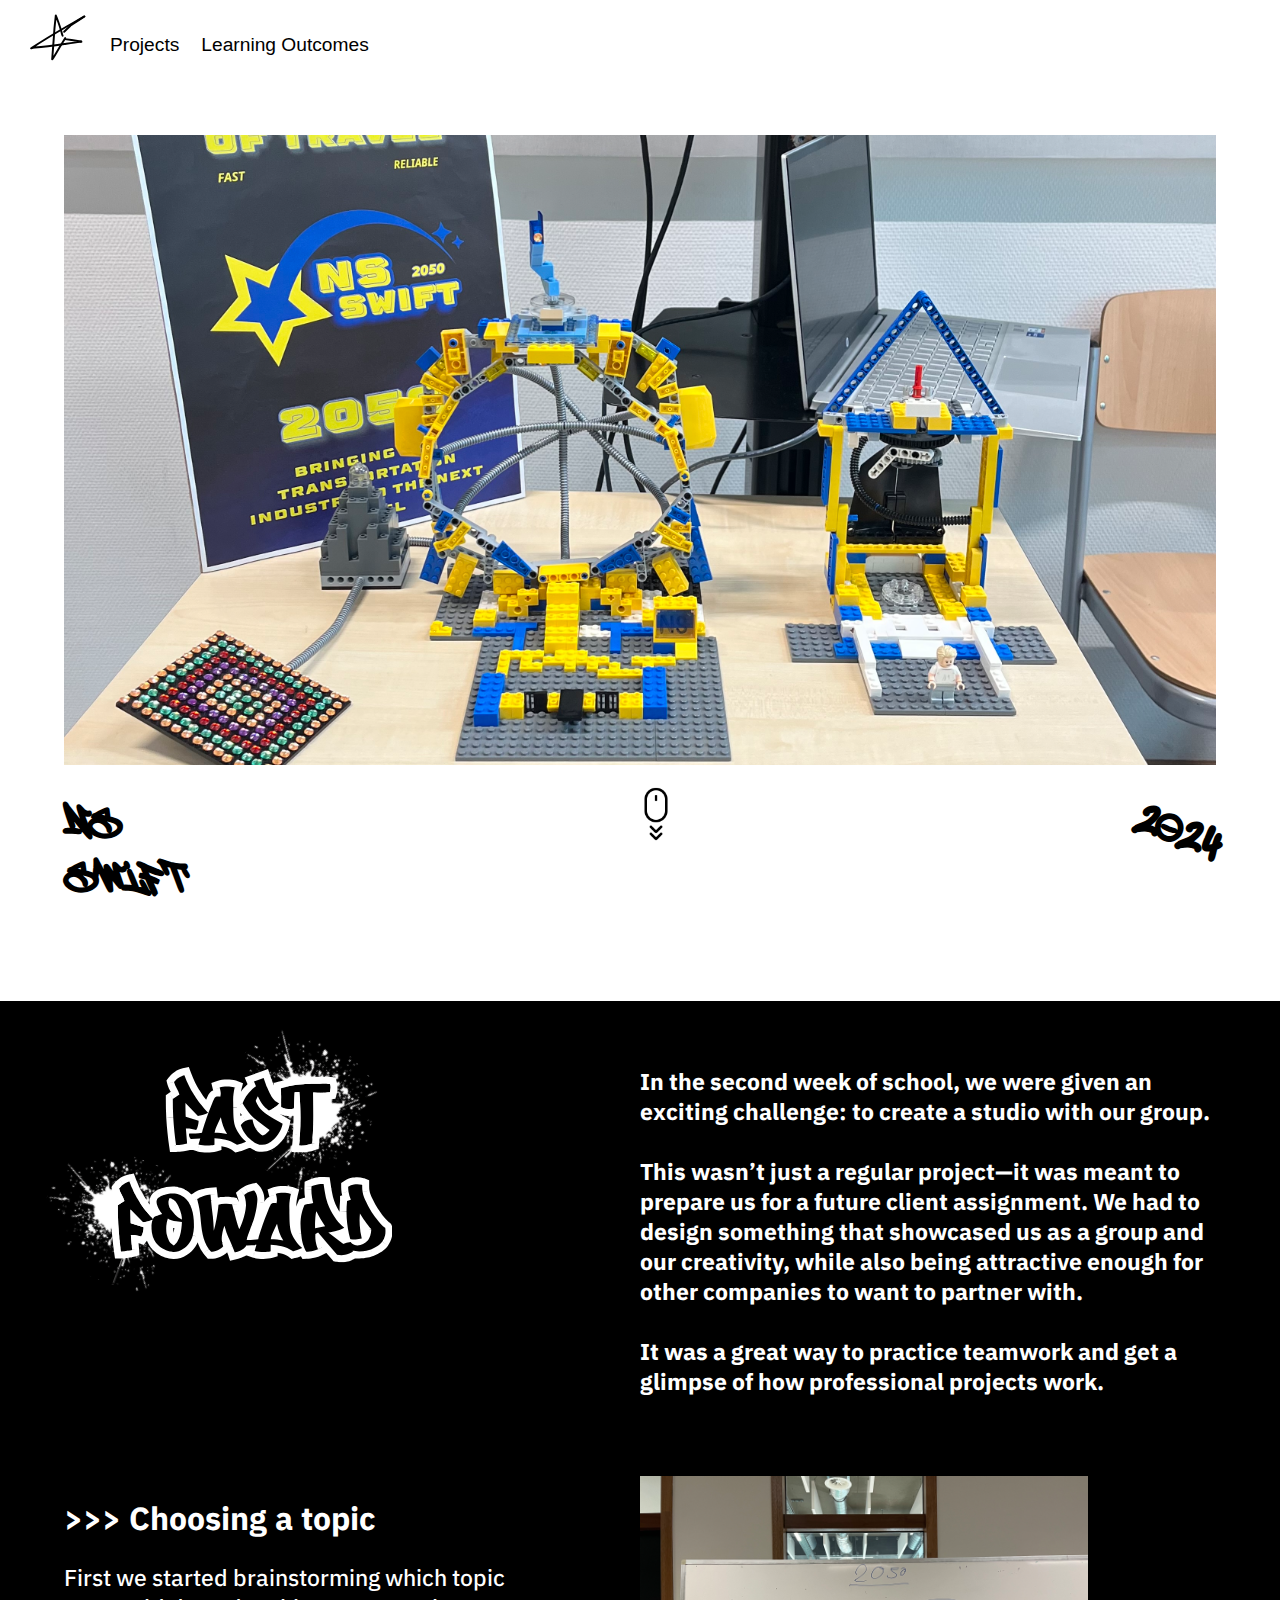
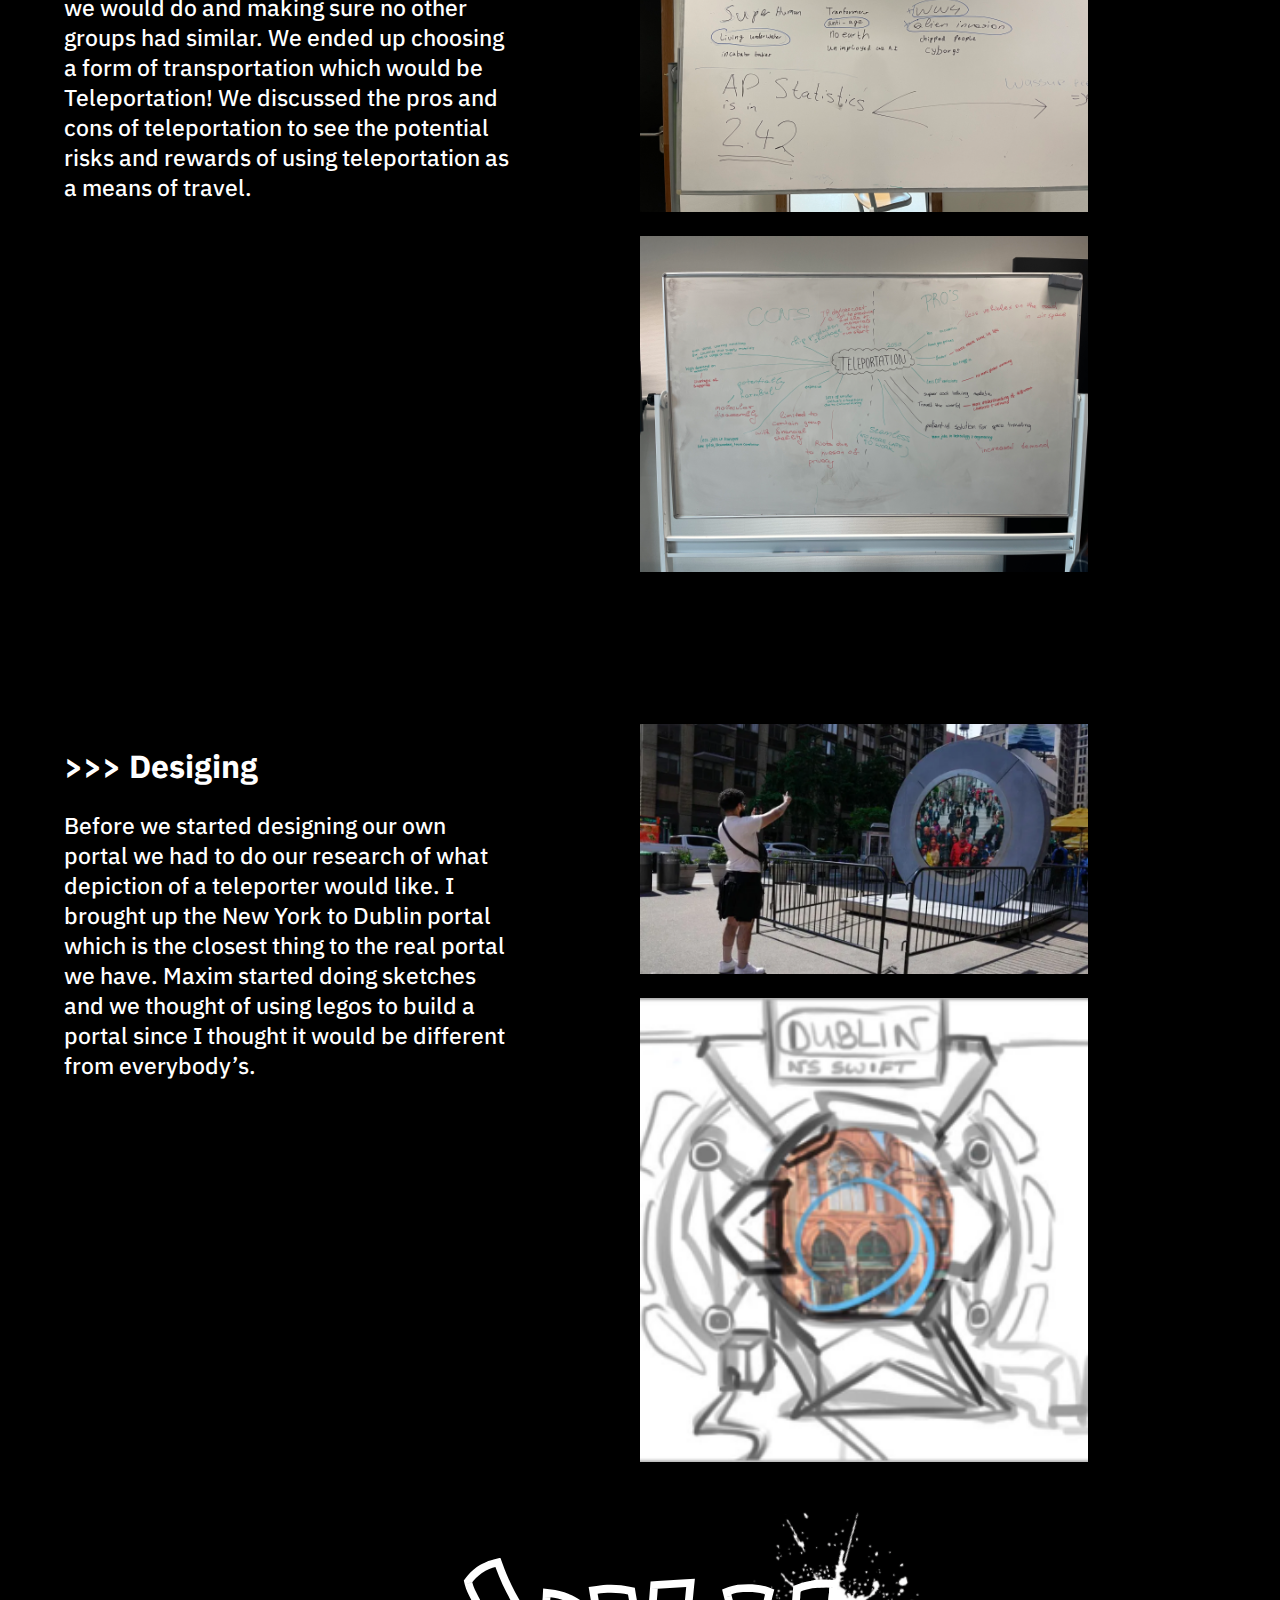
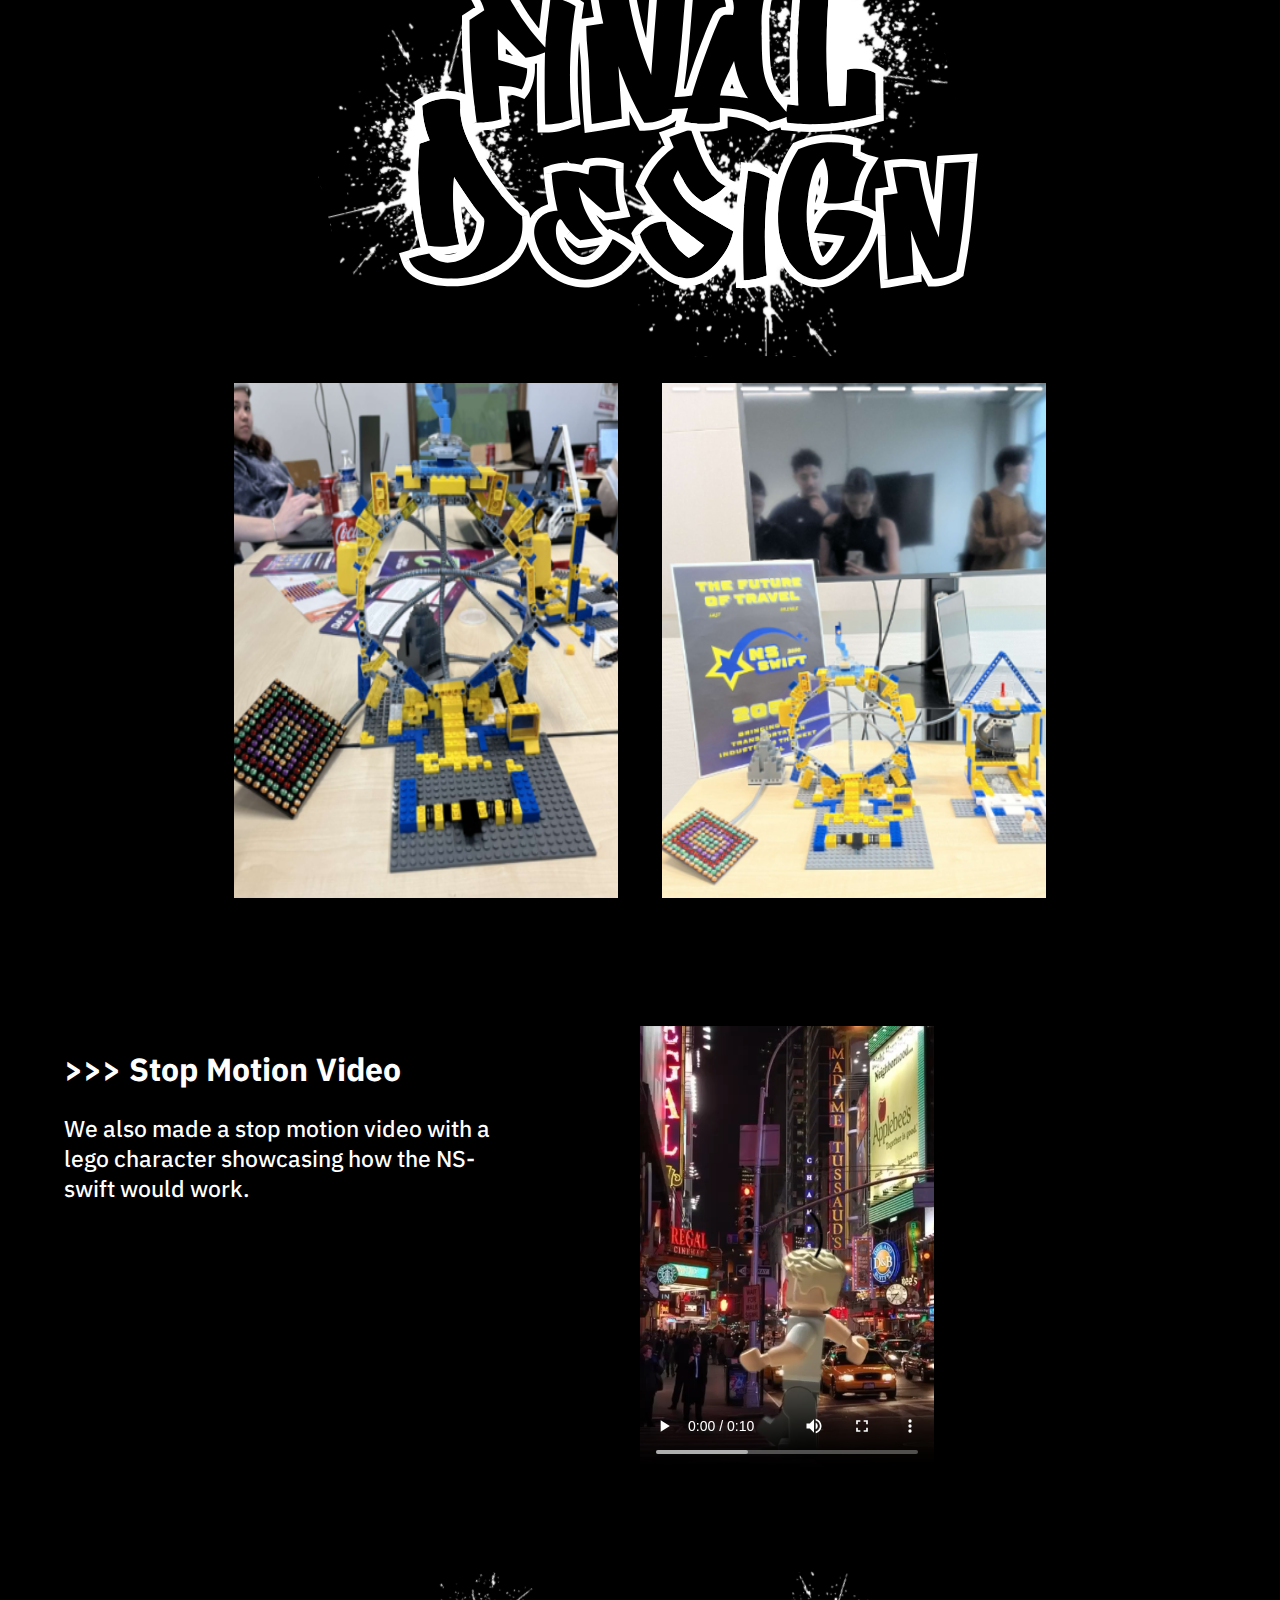
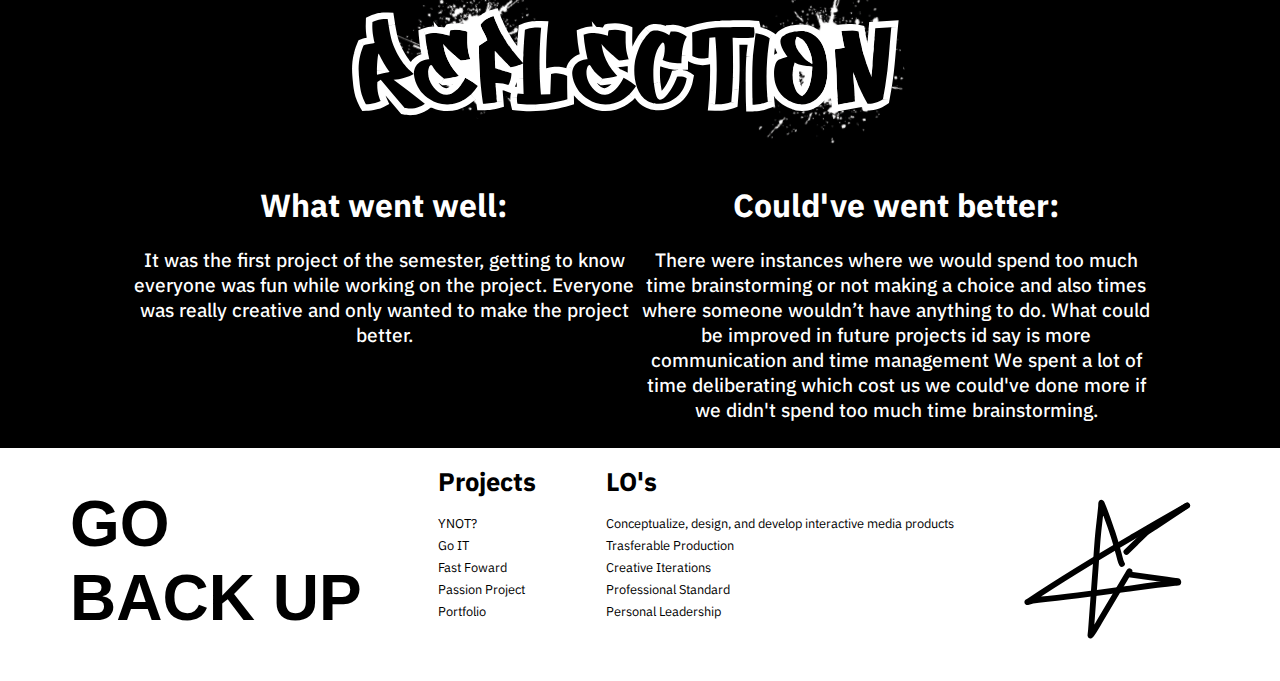
<file: ns-swift.html>
<!DOCTYPE html> 
<html lang="en">
<head>
    <meta charset="UTF-8">
    <meta name="viewport" content="width=device-width, initial-scale=1.0">
    <title>The MVP</title>
    <link rel="stylesheet" href="style2.css"> 
</head>
<body>
   
    <!--Navigation bar -->
    <nav class="navbar">
        <div class="nav-left">
            <a href="index.html"><img src="imgs/mylogo2.svg" alt="my logo" id="logo-img"> </a>
        </div>
        <div class="nav-right">

            <div class="dropdown">
                <button class="dropbtn">Projects</button>
                <div class="dropdown-links">
                    <a href="Ynot-studios.html">YNOT?</a>
                    <a href="Go-it.html">Go IT</a>
                    <a href="ns-swift.html">NS Swift</a>
                    <a href="Passion-project.html">Passion project</a>
                    <a href="Portfolio.html">Portfolio</a>
                </div>
            </div>
            <div class="dropdown">
                <button class="dropbtn">Learning Outcomes</button>
                <div class="dropdown-links">
                    <a href="https://github.com/arthurjair/THE-MVP/wiki/LO1-%E2%80%90-Conceptualize,-design,-and-develop-interactive-media-products" target="_blank">LO1</a>
                    <a href="https://github.com/arthurjair/THE-MVP/wiki/LO2-%E2%80%90-Transferable-production" target="_blank">LO2</a>
                    <a href="https://github.com/arthurjair/THE-MVP/wiki/LO3-%E2%80%90-Creative-iterations" target="_blank">LO3</a>
                    <a href="https://github.com/arthurjair/THE-MVP/wiki/LO4-%E2%80%90-Professional-standards" target="_blank">LO4</a>
                    <a href="https://github.com/arthurjair/THE-MVP/wiki/LO5-%E2%80%90-Personal-leadership" target="_blank">LO5</a>
                </div>
            </div>
        </div>
    </nav>
    <main>

        <section class="Hero">
            <div class="hero-container"> 
             <img src="imgs/ff-hero.jpg" alt="Image of fast foward " id="hero-image3">
            </div>

            <div class="hero-descp">
             <h1>NS <br>SWIFT</h1>

             <div class="scrollicon">
                <img src="imgs/scroll icon.png" alt="scroll icon" id="scroll-icon">
             </div>
             <h2>2024</h2>

            

            </div>
        </section>

        <section class="project-introduction">
            <div class="project-title">
             <img src="imgs/ff-projecttitle.svg" alt="Project title" id="projecttitle-img">
          
            </div>
            <div class="introduction-text">
             <h1>In the second week of school, we were given an exciting challenge: to create a studio with our group. 

                <br><br>This wasn’t just a regular project—it was meant to prepare us for a future client assignment. We had to design something that showcased us as a group and our creativity, while also being attractive enough for other companies to want to partner with. 
                
                <br><br>It was a great way to practice teamwork and get a glimpse of how professional projects work.</h1>
            </div>
        </section>


    

     <section class="research-section">
        <div class="research-text">
            <h1>>>> Choosing a topic</h1>
            <p>First we started brainstorming which topic we would do and making sure no other groups had similar. We ended up choosing a form of transportation which would be Teleportation!
                We discussed the pros and cons of teleportation to see the potential risks and rewards of using teleportation as a means of travel. 
                
            </p>
        </div>
        <div class="images-side">
            <img src="imgs/ff-research.jpg" alt="Image of brainstorming topic" id="set-images">
            <img src="imgs/ff-prosandcons.jpg" alt="Pros and cons of Teleportation" id="set-images">
            
        </div>

     </section>

      <section class="set-section">
          <div class="section2-text">
              <h1>>>> Desiging</h1>
              <p>
                Before we started designing our own portal we had to do our research of what depiction of a teleporter would like. I brought up the New York to Dublin portal which is the closest thing to the real portal we have. Maxim started doing sketches and we thought of using legos to build a portal since I thought it would be different from everybody’s. 

              </p>   
            </div>

            <div class="images-side">
                 <img src="imgs/dublinportal.png" alt="Photo of newyork-dublin portal" id="set-images">
                 <img src="imgs/portalsketch.png" alt="Maxim sketch" id="set-images">
            </div>
        </section>

    
        <section class="finaldesign-section">
            <div class="finaldesign">
                <img src="imgs/finaldesign-section.svg" alt="Final design text" id="finaldesign-text">
            </div>
            <div class="images-middle">
                <img src="imgs/legoportal1.png" alt="image of lego portals" id="ff-images" >
                <p>asdada</p>
                <img src="imgs/legoportal2.png" alt="image of lego portals" id="ff-images">
            </div>
           
        </section>


        <section class="set-section">
            <div class="section2-text">
                <h1>>>> Stop Motion Video</h1>
                <p>
                    We also made a stop motion video with a lego character showcasing how the NS-swift would work. 
                </p>
                
            </div>
  
            <div class="images-side">
                <video src="imgs/ff-stopmotion.mov" alt="NS-swift stop motion video" id="tall-images" controls></video>      
            </div>

        </section>


        <section class="reflection-section">
            <div class="reflection-title">
                <img src="imgs/reflection-title.svg" alt="Reflection title" id="reflection-title">
            </div>
        </section>
        <section class="reflectiontext-section">
            <div class="reflection-text">
                    <h1>What went well:</h1>
                    <p>It was the first project of the semester, getting to know everyone was fun while working on the project. Everyone was really creative and only wanted to make the project better. </p>
            </div>
            <div class="reflection-text">
                    <h1>Could've went better:</h1>
                    <p>There were instances where we would spend too much time brainstorming or not making a choice and also times where someone wouldn’t have anything to do. 
                        What could be improved in future projects id say is more communication and time management
                        We spent a lot of time deliberating which cost us we could've done more if we didn't spend too much time brainstorming.
                        
                    </p>
    
             </div>
        </section>

        <footer>
            <div class="footer-left">
                <button id="myBtn">GO <br> BACK UP</button>
            </div>
            <div class="footer-projects">
                <h1>Projects</h1>
                <a href="Ynot-studios.html">YNOT?</a>
                <a href="Go-it.html">Go IT</a>
                <a href="ns-swift.html">Fast Foward</a>
                <a href="Passion-project.html">Passion Project</a>
                <a href="Portfolio.html">Portfolio</a>
            </div>
            <div class="footer-lo">
                <h1>LO's</h1>
                <a href="https://github.com/arthurjair/THE-MVP/wiki/LO1-%E2%80%90-Conceptualize,-design,-and-develop-interactive-media-products">Conceptualize, design, and develop interactive media products</a>
                <a href="https://github.com/arthurjair/THE-MVP/wiki/LO2-%E2%80%90-Transferable-production">Trasferable Production</a>
                <a href="https://github.com/arthurjair/THE-MVP/wiki/LO3-%E2%80%90-Creative-iterations">Creative Iterations</a>
                <a href="https://github.com/arthurjair/THE-MVP/wiki/LO4-%E2%80%90-Professional-standards">Professional Standard</a>
                <a href="https://github.com/arthurjair/THE-MVP/wiki/LO5-%E2%80%90-Personal-leadership">Personal Leadership</a>

            </div>
            <div class="footer-right">
                <div class="mylogo2">
                    <img src="imgs/mylogo2.svg" alt="my logo" id="footerlogo">
                </div>

            </div>


            
        </footer>

    </main>
    
    <script src="animations.js"></script>

</body>
</html>
</file>
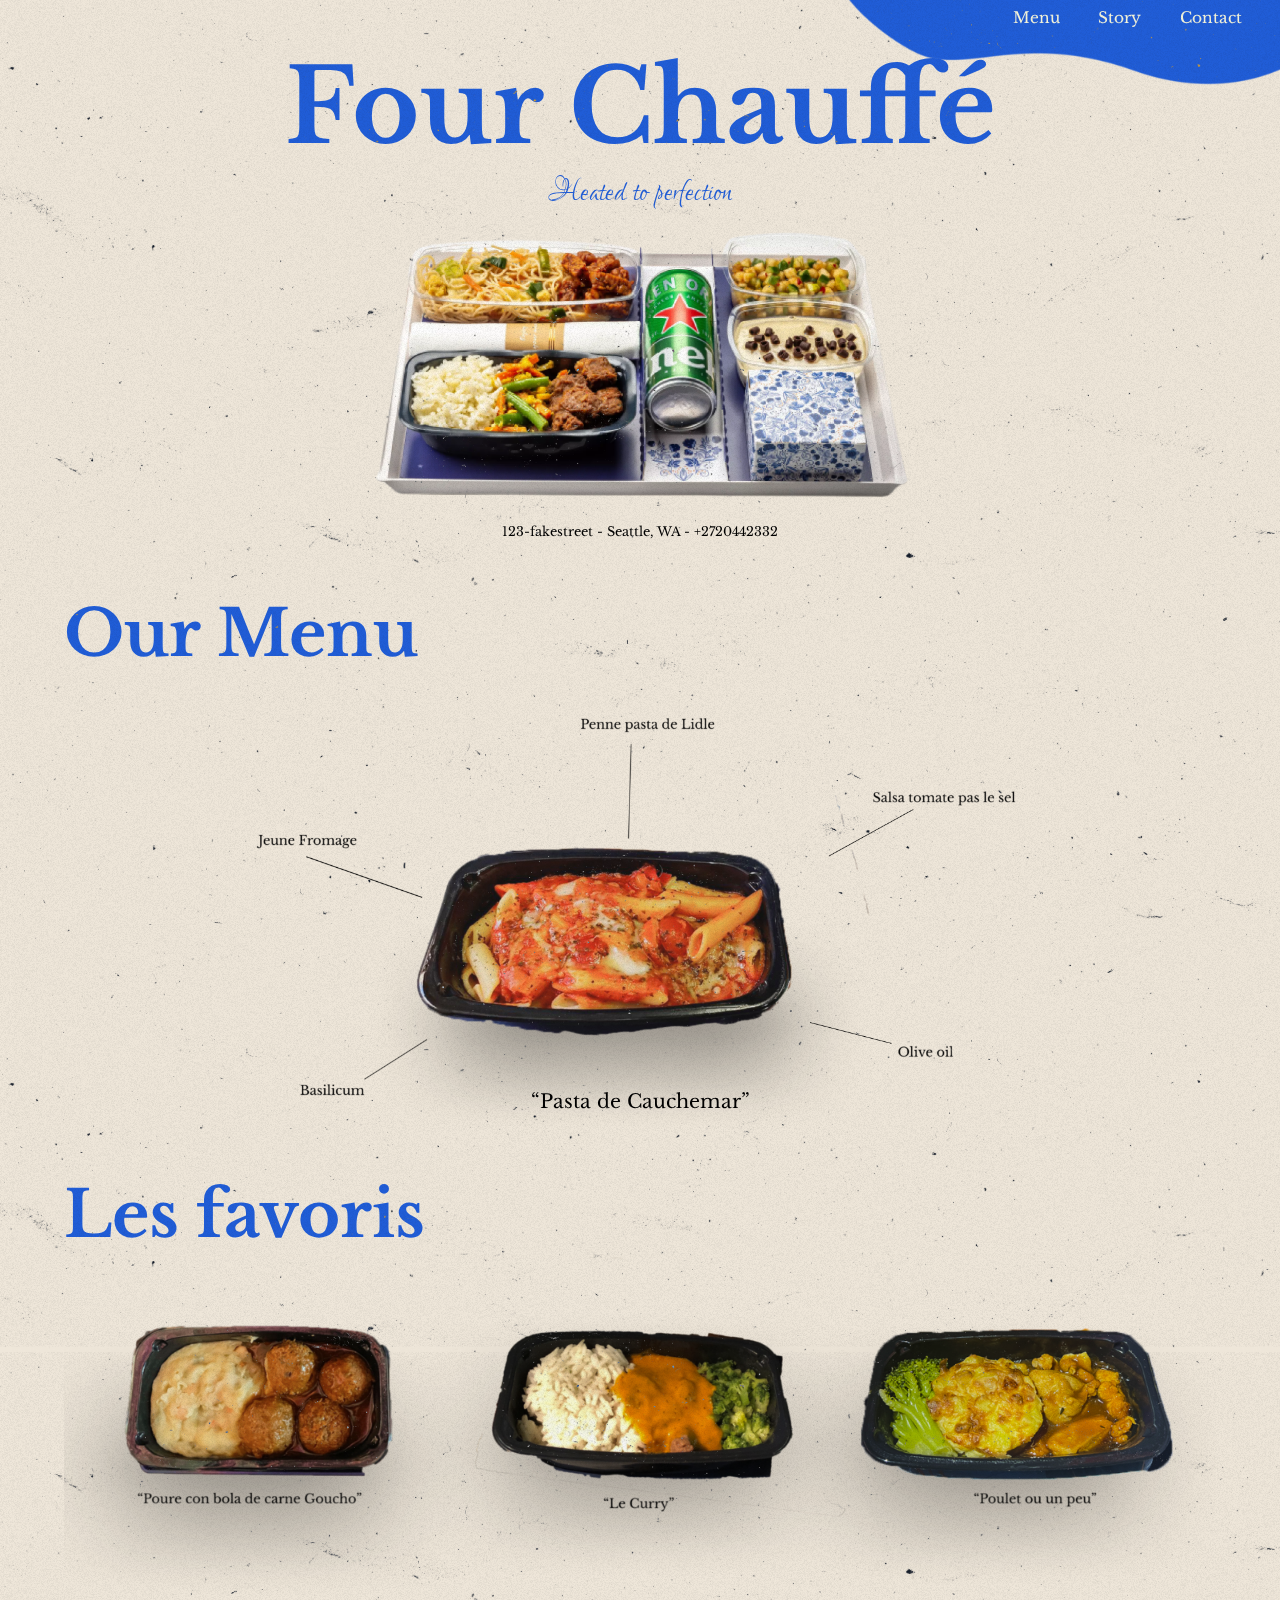
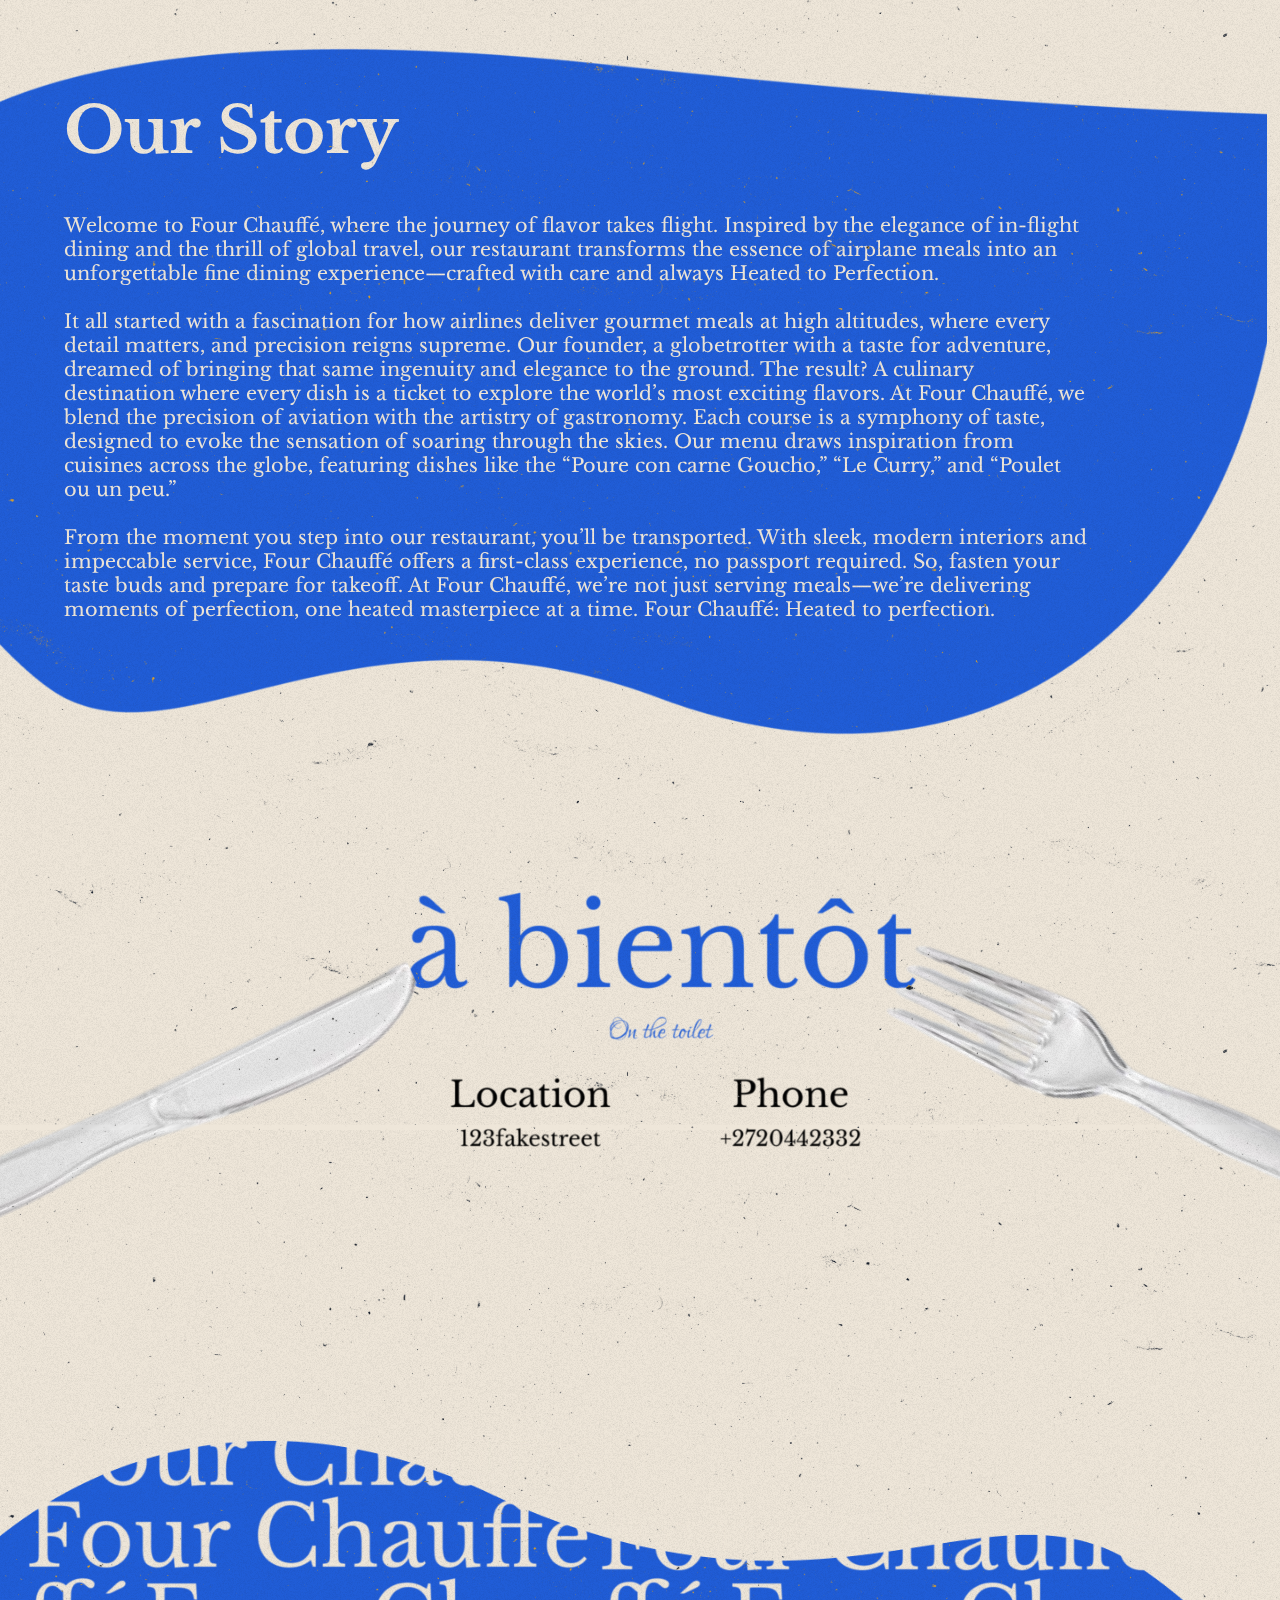
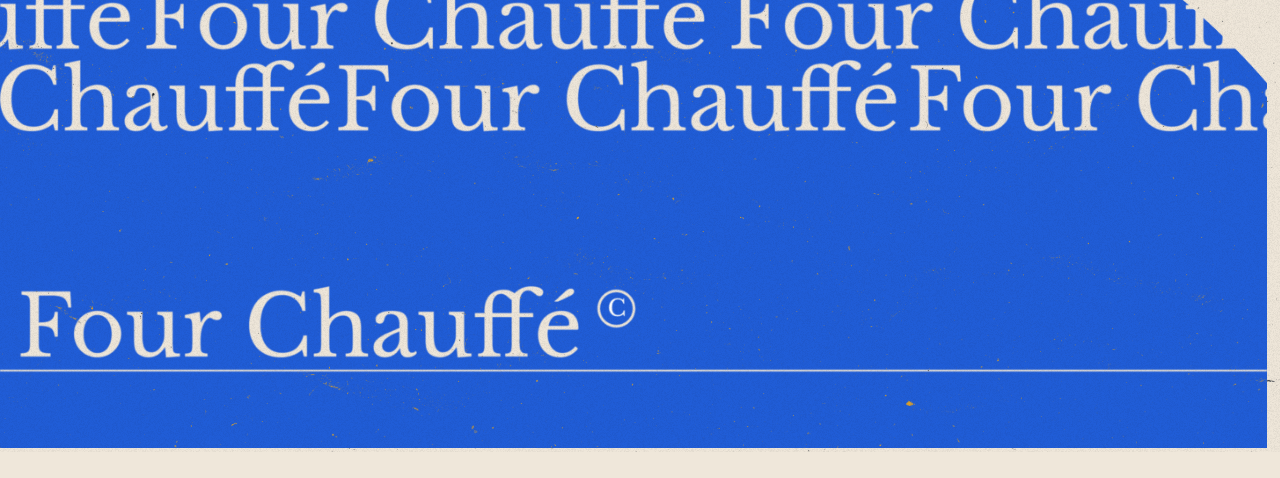
<file: Passion-project.html>
<!DOCTYPE html>
<html lang="en">
<head>
    <meta charset="UTF-8">
    <meta name="viewport" content="width=device-width, initial-scale=1.0">
    <title>Passion Project</title>
    <link rel="stylesheet" href="pp.css">
    <link rel="preconnect" href="https://fonts.googleapis.com">
    <link rel="preconnect" href="https://fonts.gstatic.com" crossorigin>
    <link href="https://fonts.googleapis.com/css2?family=Libre+Baskerville:ital,wght@0,400;0,700;1,400&display=swap" rel="stylesheet">
    <link rel="preconnect" href="https://fonts.googleapis.com"><link rel="preconnect" href="https://fonts.gstatic.com" crossorigin>
    <link href="https://fonts.googleapis.com/css2?family=Lovers+Quarrel&display=swap" rel="stylesheet">
</head>
<body>
    <nav>
        <div class="blue-blob"> 
            <img src="imgs/pp-blueblob.png" alt="Blue blop" id="blueblob-img">
        </div>
        <div class="navigation-bar">
            <a href="">Menu</a>
            <a href="">Story</a>
            <a href="">Contact</a>

        </div>
    </nav>
    <section class="Hero-section">
        <div class="Hero-title">
            <h1>Four Chauffé</h1>
            <p>Heated to perfection</p>
        </div>
        <div class="hero-image-section">
            <img src="imgs/pp-hero.png" alt="Image of Klm airplane food" id="hero-image">
            
        </div>
    </section>
    <div class="hero-text">
        <p>123-fakestreet - Seattle, WA -  +2720442332</p>
    </div>

    <section class="Menu-section">
        <h1> Our Menu</h1>
    </section>

    <section class="Menu-content">
        <div class="menu-image">
            <img src="imgs/pp-menuimage.png" alt="Image of Klm meal" id="klm-meal">
            <p> “Pasta de Cauchemar” </p>
        </div>
    </section>

    <section class="Menu-section">
        <h1> Les favoris</h1>
        <img src="imgs/pp-klmmeals.png" alt="image of Klm meals " id="klmmeals">
    </section>

    <div class="blue-blob2"> 
        <img src="imgs/pp-blueblob2.png" alt="Blue blob of paint" id="blueblob2-img">
    </div>
    <section class="Ourstory-section">
        <div class="Ourstory-text">
            <H1>Our Story</H1>
            <p>
                Welcome to Four Chauffé, where the journey of flavor takes flight. Inspired by the elegance of in-flight dining and the thrill of global travel, our restaurant transforms the essence of airplane meals into an unforgettable fine dining experience—crafted with care and always Heated to Perfection.
                <br> <br>It all started with a fascination for how airlines deliver gourmet meals at high altitudes, where every detail matters, and precision reigns supreme. Our founder, a globetrotter with a taste for adventure, dreamed of bringing that same ingenuity and elegance to the ground. The result? A culinary destination where every dish is a ticket to explore the world’s most exciting flavors.
                At Four Chauffé, we blend the precision of aviation with the artistry of gastronomy. Each course is a symphony of taste, designed to evoke the sensation of soaring through the skies. Our menu draws inspiration from cuisines across the globe, featuring dishes like the “Poure con carne Goucho,” “Le Curry,” and “Poulet ou un peu.”
                <br><br>From the moment you step into our restaurant, you’ll be transported. With sleek, modern interiors and impeccable service, Four Chauffé offers a first-class experience, no passport required.
                So, fasten your taste buds and prepare for takeoff. At Four Chauffé, we’re not just serving meals—we’re delivering moments of perfection, one heated masterpiece at a time.
                Four Chauffé: Heated to perfection.
            </p>
        </div>
    </section>

    <div class="contact-part">
        <img src="imgs/pp-contact.png" alt="Image of contact information" id="pp-contact">
    </div>

    <div class="blue-blob3"> 
        <img src="imgs/pp-footer.png" alt="Footer image" id="blueblob2-img">
    </div>

    <!--this is to add texture noise to the background.-->
    <div class="paperOverlay"></div>
    <div class="paperOverlay2"></div>

    
</body>
</html>
</file>
<file: style2.css>
body,html{
    margin: 0;
    padding: 0;
    height: 100%;
    background-color: black;
    animation: transitionIn 0.75s;
}
@keyframes transitionIn{
    from{
        opacity: 0;
        transform:translateY(10px);
    }

    to{
        opacity: 1;
        transform:translateY(0);
    }
}
@font-face {
    font-family: "Graffiti";
    src: url(fonts/Urban\ Graffiti\ PERSONAL\ USE\ ONLY.ttf);
    font-weight: normal;
    font-style: normal;
    font-display: swap;

}

@font-face {
    font-family: "anup";
    src: url(fonts/Anuphan[wght].ttf);
}
@font-face {
    font-family: "jam";
    src: url(fonts/Jamstreet\ Graffiti.ttf);
}

.navbar {
    position: absolute;
    top: 0;
    z-index: 1000;
    display: flex;
    justify-content: space-between;
    align-items: center;
    padding: 10px 20px;
    font-family: anup;
    font-weight: 600;
    font-size: 1.5vw;
    
}

.nav-left a, .nav-right a {
    color: black;
    text-decoration: none;
    padding: 10px;
}

.nav-right {
    display: flex;
    gap: 10px;
}
.dropbtn{
    color: black;
    
    font-size: 1.5vw;
    border: none;
    background-color: white;
}
.dropdown {
    position: relative;
    display: inline-block;
   
}
.dropdown-links {
    display: none;
    position: absolute;
    background-color: white;
    min-width: 160px;
    box-shadow: 0px 8px 16px 0px rgba(0,0,0,0.2);
    z-index: 1;
  }
  
  .dropdown-links a {
    color: black;
    padding: 12px 16px;
    text-decoration: none;
    display: block;
  }
  .dropdown-links a:hover {background-color: #f1f1f1}

.dropdown:hover .dropdown-links {display: block;}

.dropdown:hover .dropbtn {
    color:black;
}

#logo-img{
    width: 5vw;
}

.Hero{
    background-color: white;
    padding: 5vw;
    padding-top: 15vh;
    display: flex;
    justify-content: center;
    flex-direction: column;
}


.hero-container{
    align-items: center;
   
}
.hero-container2{
    align-items: center;
    border: 2px solid black;
    
   
}
#hero-image{
    width: 88vw;
}
#hero-image1{
    width: 90vw;
    height: 30vw;
}
#hero-image3{
    width: 90vw;
    height: 70vh;
    object-fit: cover;
}
#scroll-icon{
    width: 5vw;
    margin-top: 1vw;
}
.hero-descp{
    display: flex;
    justify-content: space-between;
    background-color: white;
}
.hero-descp h1{
    font-family: jam;
    font-size: 3.5vw;
}
.hero-descp h2{
    font-family: jam;
    font-size: 3.5vw;
    rotate: 20deg;
}
.project-introduction{
    display: flex;
    margin-bottom: 5vw;
}
.project-title p{
    color: white;
    font-family: anup;
    padding-left: 10vw;
}
.introduction-text h1{
    padding-top: 50px;
    color: white;
    font-family: anup;
    font-size: 1.8vw;
    padding-left: 10vw;
    width: 45vw;

}
#projecttitle-img{
    width: 40vw;
}
.leftright-section{
    display: flex;
    padding-top: 5vw;
    padding-bottom: 10vw;
}

.section-title h1{
    padding-left: 5vw;
    font-family: anup;
    color: white;
    width: 30vw;
    font-size: 2.5vw;

}
.section-text p{
    color: white;
    font-family: anup;
    padding-left: 15vw;
    width: 35vw;
    font-weight: bold;
    font-size: 1.8vw;
}
.research-section{
    display: flex;
}
.research-text h1{
    padding-left: 5vw;
    font-family: anup;
    color: white;
    width: 30vw;
    font-size: 2.5vw;
    
}
.research-text p{
    color: white;
    font-family: anup;
    padding-left: 5vw;
    width: 35vw;
    font-weight: 500;
    font-size: 1.8vw;

}
 .research-text a{
    color: white;
}
.images-side{
    padding-left: 10vw;

}
.initialbrand-section{
    display: flex;
}
.initialbrand-text h1{
    padding-left: 5vw;
    font-family: anup;
    color: white;
    width: 30vw;
    font-size: 2.5vw;
    
}
.initialbrand-text p{
    color: white;
    font-family: anup;
    padding-left: 5vw;
    width: 35vw;
    font-weight: 500;
    font-size: 1.8vw;
}
#set-images{
    width: 35vw;
    padding-bottom: 20px;
}
#tall-images{
    height:35vw;   
}
#ff-images{
    width: 30vw; 
}
#brdy{
    width: 15vw;
}
#small{
    width: 25vw;
}
#smaller{
    width: 10vw;
}
#logotest{
    margin-top: 20vh;
    width: 40vw;
}
.field-research{
    display: flex;
    justify-content: center;
    align-items: center;
    width: 100%;
    margin-top: 5vw;
}
.fieldresearch-text h1{
    margin: 0 auto;
    font-family: anup;
    color: white;
    width: 30vw;
    font-size: 2.5vw;
}
.fieldresearch-text p{
    margin: 0 auto;
    color: white;
    font-family: anup;
    width: 50vw;
    text-align: center;
    font-weight: 500;
    font-size: 1.5vw;

}

.images-middle{
    display: flex;
    justify-content: center;
    width: 100%;
    margin-top: 2vw;
    
}
#setm-images{
    width: 35vw;
}
#setv-images{
    width: 90vw;
}
#workpage{
    width: 20vw;
}
.instagram-media{
    width: 10vw;
}
  

.set-section{
    display: flex;
    margin-top: 10vw;
}
.section2-text h1{
    padding-left: 5vw;
    font-family: anup;
    color: white;
    width: 30vw;
    font-size: 2.5vw;
    
}
.section2-text p{
    color: white;
    font-family: anup;
    padding-left: 5vw;
    width: 35vw;
    font-weight: 500;
    font-size: 1.8vw;

}
a{
    color: white;
}
.landingpage-section{
    display: flex;
    justify-content: center;
    align-items: center;
    width: 100%;
    margin-top: 5vw;
}
.landingpage-text h1{
    margin: 0 auto;
    font-family: anup;
    color: white;
    width: 30vw;
    font-size: 2.5vw;
}

.landingpage-text p{
    margin: 0 auto;
    color: white;
    font-family: anup;
    width: 50vw;
    text-align: center;
    font-weight: 500;
    font-size: 1.5vw;
}
#goit-landingpage{
    width: 60vw;
}
#feedback-msg{
    margin: 0 auto;
    color: white;
    font-family: anup;
    padding-left: 5vw;
    width: 45vw;
    font-weight: 500;
    font-size: 1.8vw;
    text-align: center;
}
.specialization-section{
    display: flex;
    justify-content: center;
    align-items: center;
    width: 100%;
    margin-top: 5vw;

}
.specialization-text h1{
    margin: 0 auto;
    font-family: anup;
    color: white;
    width: 30vw;
    font-size: 2.5vw;

}
.specialization-text p{
    margin: 0 auto;
    color: white;
    font-family: anup;
    width: 50vw;
    text-align: center;
    font-weight: 500;
    font-size: 1.5vw; 
}
ol{
    color: white;
    font-family: anup;
    padding-left: 5vw;
    width: 35vw;
    font-weight: 500;
    font-size: 1.8vw;  
}
#finaldesign-text{
    width: 55vw;
}
.finaldesign{
display: flex;
justify-content: center;
}
.mockup-image{
    margin-top: -10vw;
    display: flex;
    justify-content: center;
    flex-direction: column;
}
#mockup-image{
    margin: 0 auto;
    width: 90vw;
}
.mockup-btn{
    margin: 0 auto;
    border: 2px solid ;
    background-color: black;
    border: 2px solid white;
    margin-top: -20vh;
    border-radius: 2px;

}
.mockup-btn:hover{
    background-color: white;
    transition: ease-in .1s;
}
.mockup-btn a:hover{
    color: black;

}
button a{
    font-family: anup;
    font-weight: bold;
    color: white;
    font-size: 3vw;
}

.wordpress-section{
    display: flex;
    justify-content: center;
    width: 100%;
    margin-top: 5vw;

}
.wordpress-text h1{
    text-align: center;
    font-family: anup;
    color: white;
    width: 50vw;
    font-size: 2.5vw;

}
.wordpress-text p{
    margin: 0 auto;
    color: white;
    font-family: anup;
    width: 50vw;
    text-align: center;
    font-weight: 500;
    font-size: 1.5vw; 
}
.reflection-section{
    display: flex;
    justify-content: center;
    margin-top: 5vw;
}
.reflectiontext-section{
    display: flex;
    justify-content: center;
    width: 100%;
    padding-bottom: 2vw;
}
.reflection-text h1{
    text-align: center;
    font-family: anup;
    color: white;
    width: 40vw;
    font-size: 2.5vw;

}.reflection-text{
    
}
.reflection-text p{
    margin: 0 auto;
    color: white;
    font-family: anup;
    width: 40vw;
    text-align: center;
    font-weight: 500;
    font-size: 1.5vw; 
}
#reflection-title{
    width: 45vw;
}


#logo2{
    width: 20vw;
}
.left p{
    font-family:anup;
    font-weight: bolder;
    font-size: 4vw;
    padding-left: 5vw;
}
.right p{
    font-family: anup;
    font-weight: bolder;
    font-size: 4vw;
    text-align: right;
    padding-right: 5vw;
}
#arrows-img{
    width: 5vw;
    padding-right: 5vw;
    
}

.right a{
    color: black;
    font-family: Graffiti;
    text-decoration: none;
    font-size: 5vw;
    font-weight: bolder;
    
}
.right a:hover{
}
.mockupbtn{
    border-radius: 5px;
    margin: 0 auto;
    margin-top: -15vh;
    width: 20vw;
    background-color: black;
    border: 2px solid white;
    color: white;
}
.mockupbtn:hover{
    background-color: white;
   
}
.mockupbtn a:hover{
    color: black;
}
footer{
    background-color: white;
    display: flex;
    justify-content: space-between;
    padding-left: 5vw;
    padding-right: 5vw;
    font-family: anup;
}
#myBtn{
    background-color: white;
    color: black;
    text-align: left;
    border: none;
    font-size: 5vw;
    margin-top: 3vw;
    font-weight: bolder;
}
#myBtn:hover {
    cursor: pointer;
  }
.footer-projects{
    display: flex;
    flex-direction: column;
}
.footer-projects a{
   color: black;
   text-decoration: none;
   padding-bottom: 5px;
   font-size: 1vw;
}
.footer-projects h1{
    font-size: 2vw;
}
.footer-lo h1{
    font-size: 2vw;
}
.footer-lo{
    display: flex;
    flex-direction: column;
}
.footer-lo a{
    color: black;
    text-decoration: none;
   padding-bottom: 5px;
   font-size: 1vw;

}
#footerlogo{
    margin-top: 3vw;
    width: 15vw;
}
</file>
<file: pp.css>
body{
    margin:0;
    background-color:#EFE7DA;
    overflow-x: hidden;
    position: relative;
}
.libre-baskerville-regular {
    font-family: "Libre Baskerville1", serif;
   
}
  
.libre-baskerville-bold {
    font-family: "Libre Baskerville", serif;
    font-weight: 700;
    font-style: normal;
}
  
.libre-baskerville-regular-italic {
    font-family: "Libre Baskerville", serif;
    font-weight: 400;
    font-style: italic;
}

.lovers-quarrel-regular {
    font-family: "Lovers Quarrel", serif;
    font-weight: 400;
    font-style: normal;
}
.paperOverlay {/* texture for website*/
    position: absolute;
    top: 0;
    bottom: 0;
    left: 0;
    right: 0;
    mix-blend-mode:exclusion;
    background-repeat: repeat;
    pointer-events: none;
    background-image: url(imgs/pp-noisetexture.svg);
}
.paperOverlay2 {/* texture for website*/
    position: absolute;
    top: 0;
    bottom: 0;
    left: 0;
    right: 0;
    mix-blend-mode:multiply;
    background-repeat: repeat;
    pointer-events: none;
    background-image: url(imgs/OVERLAY.png);
    opacity: 10%;
}


  
#blueblob-img{
    width: 35vw;
}
#blueblob2-img{
    width: 99vw;
}
.blue-blob{
    display: flex;
    justify-content: right;
    margin-top: -2vw;  
}
.blue-blob2{
   position: absolute;
   z-index: -1;
}
.navigation-bar{
    display: flex;
   justify-content: end;
   margin-top: -7vw;
}
.navigation-bar a{
    text-decoration:none;
    color: beige;
    filter: blur(0.3px);
    padding-top: 1vw;
    padding-right: 3vw;
    font-family: "Libre Baskerville", serif;
    font-size: 1.2vw;
}
.Hero-title{
    display: flex;
    flex-direction: column;
    justify-content: center;
    align-items: center;
    margin-top: -4vw;
   
}
.Hero-title h1{
    font-family: "Libre Baskerville", serif;
    color: #205DD8;
    filter: blur(0.5px);
    font-size: 8vw;
    margin-bottom: -3vw;
}

.Hero-title p{
    font-size: 3vw;
    font-family:"Lovers Quarrel", serif;
    color: #205DD8;
    filter: blur(0.4px);
    margin-bottom: -3vw;

}
#hero-image{
    width: 50vw;
}
.hero-image-section{
    display: flex;
    justify-content: center;
    filter: blur(0.4px);
}
.hero-text{
    display: flex;
    justify-content: center;
    font-family: "Libre Baskerville", serif;
    filter: blur(0.5px);
    font-size: 1vw;
    margin-top: -5vw;

}
.Menu-section{
    padding-left: 5vw;
}
.Menu-section h1{
    font-family: "Libre Baskerville", serif;
    color: #205DD8;
    filter: blur(0.5px);
    font-size: 5vw;
}
#klm-meal{
    width: 60vw;
}
.Menu-content{
    display: flex;
    justify-content: center;
    font-family: "Libre Baskerville", serif;
    text-align: center;
    font-size: 1.5vw;
    filter: blur(0.5px);
    
}
.Menu-content p{
    margin-top: -4vw;
}
#klmmeals{
    width: 90vw;
    margin-top: -20vw;
}
.Ourstory-text h1{
    z-index: 1;
    font-family: "Libre Baskerville", serif;
    color: #EFE7DA;
    filter: blur(0.5px);
    font-size: 5vw;
}
.Ourstory-section{
    padding-left: 5vw;
}
.Ourstory-text p{
    z-index: 1;
    font-family: "Libre Baskerville", serif;
    color: #EFE7DA;
    filter: blur(0.5px);
    font-size: 1.5vw;
    width: 80vw;
}
.contact-part{
    margin-top: 20vw;
}
#pp-contact{
    width: 100vw;
}
</file>
